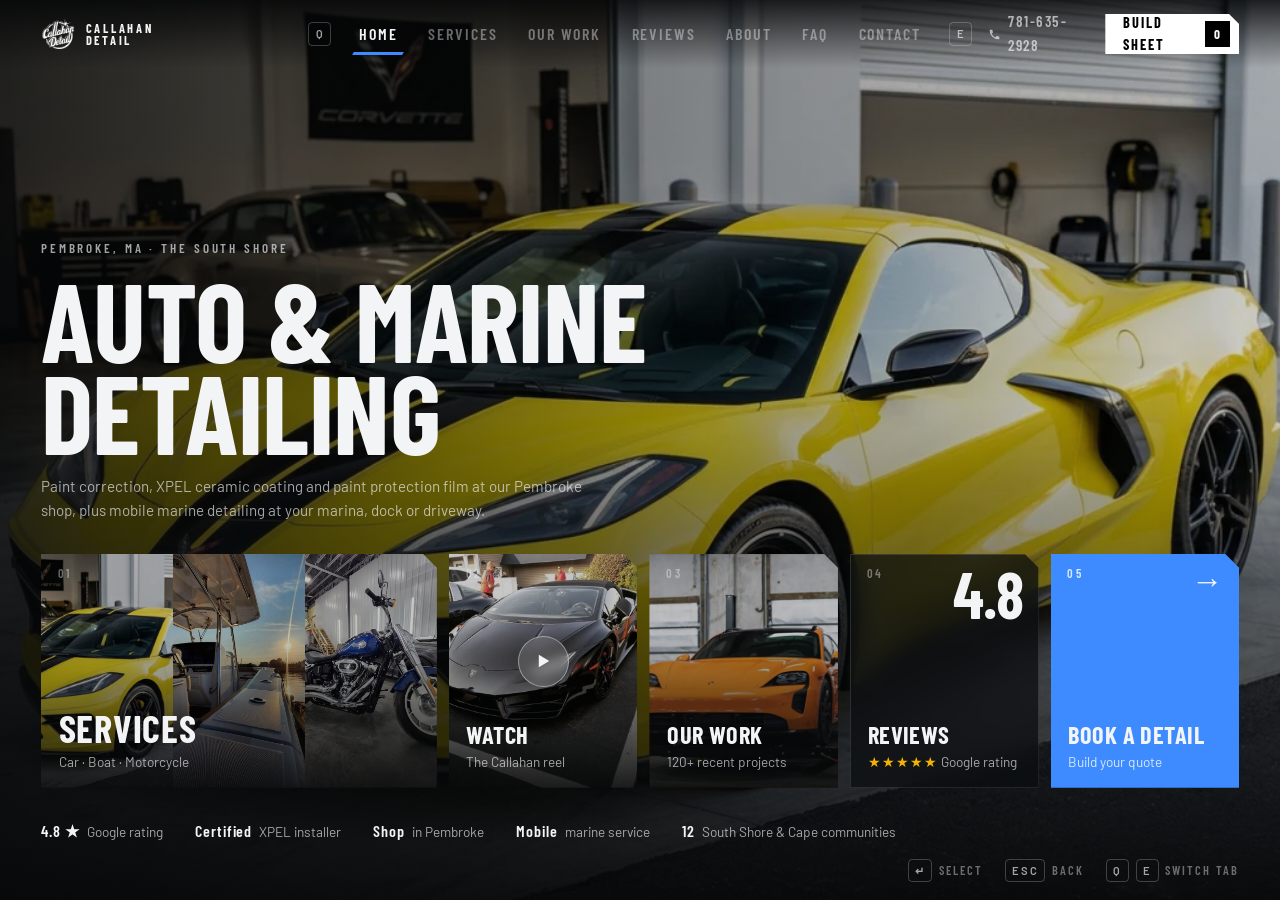
<file: v2/index.html>
<!doctype html>
<html lang="en">
<head>
  <meta charset="utf-8" />
  <meta name="viewport" content="width=device-width, initial-scale=1, viewport-fit=cover" />
  <title>Callahan Detail | Auto, Marine &amp; Motorcycle Detailing, Pembroke MA</title>
  <meta name="description" content="Auto detailing, paint correction, XPEL ceramic coating and paint protection film at our Pembroke shop, plus mobile marine detailing and boat shrink wrapping across the South Shore. Call 781-635-2928." />
  <!-- Test version of the new site: keep it out of search results. -->
  <meta name="robots" content="noindex, nofollow" />
  <meta name="theme-color" content="#050607" />
  <meta property="og:title" content="Callahan Detail | Premium Auto &amp; Marine Detailing, Pembroke MA" />
  <meta property="og:image" content="../assets/cd/yellow-corvette-detail-shop-pembroke.webp" />
  <link rel="icon" href="../assets/cd/logo.png" />
  <link rel="preconnect" href="https://fonts.googleapis.com" />
  <link rel="preconnect" href="https://fonts.gstatic.com" crossorigin />
  <link href="https://fonts.googleapis.com/css2?family=Barlow+Condensed:ital,wght@0,500;0,600;0,700;1,600&family=Barlow:wght@400;500;600&display=swap" rel="stylesheet" />
  <link rel="stylesheet" href="v2.css?v=20261112c" />
  <script type="application/ld+json">
  {
    "@context": "https://schema.org",
    "@type": "AutomotiveBusiness",
    "name": "Callahan Detail",
    "image": "../assets/cd/yellow-corvette-detail-shop-pembroke.webp",
    "telephone": "+1-781-635-2928",
    "email": "callahandetail@gmail.com",
    "address": { "@type": "PostalAddress", "streetAddress": "43 Mattakeesett St", "addressLocality": "Pembroke", "addressRegion": "MA", "postalCode": "02359", "addressCountry": "US" },
    "openingHoursSpecification": [{ "@type": "OpeningHoursSpecification", "dayOfWeek": ["Monday","Tuesday","Wednesday","Thursday","Friday"], "opens": "07:30", "closes": "18:00" }],
    "areaServed": ["Pembroke, MA","Marshfield, MA","Kingston, MA","Halifax, MA","Hanover, MA","Boston, MA","Quincy, MA","Cohasset, MA","Scituate, MA","Duxbury, MA","Plymouth, MA","Cape Cod, MA"],
    "sameAs": ["https://www.facebook.com/CallahanDetail/","https://www.instagram.com/callahan_detail/","https://maps.app.goo.gl/f5N8f3a1X69sGn969"]
  }
  </script>
  <script type="application/ld+json">{"@context":"https://schema.org","@type":"FAQPage","mainEntity":[{"@type":"Question","name":"Do I need to bring my vehicle to your shop, or do you come to me?","acceptedAnswer":{"@type":"Answer","text":"For auto detailing, motorcycle detailing, paint correction, ceramic coating and XPEL installations, vehicles come to our Pembroke shop at 43 Mattakeesett St so we can work in a controlled space with the right lighting and equipment. Marine detailing is the exception: we travel to your boat\u2019s location for hull cleaning, shrink wrapping and other marine services."}},{"@type":"Question","name":"How long does a full auto detail take?","acceptedAnswer":{"@type":"Answer","text":"Most details take a few hours depending on your vehicle\u2019s size and condition. The Ultimate Detail adds a buff wax, a light paint correction, so it takes a little longer. We\u2019ll give you a time estimate when you drop off your vehicle."}},{"@type":"Question","name":"What affects the price of my detail?","acceptedAnswer":{"@type":"Answer","text":"Pricing depends on the size of your vehicle, its current condition, and which package or add-ons you choose. Heavily soiled interiors, pet hair or oxidised paint may need extra time and products, which we always discuss with you before we start."}},{"@type":"Question","name":"How long does ceramic coating installation take?","acceptedAnswer":{"@type":"Answer","text":"A Tier 1 exterior-only coating typically takes a full day, while Tier 2 and Tier 3 packages with paint correction, interior coating and wheel removal can take two to three days."}},{"@type":"Question","name":"Can I combine ceramic coating with paint protection film?","acceptedAnswer":{"@type":"Answer","text":"Yes. Many customers pair XPEL paint protection film on high-impact areas with a ceramic coating over the rest of the vehicle for maximum protection and gloss. We\u2019ll walk you through which combination makes sense for how you drive."}},{"@type":"Question","name":"Will paint correction remove deep scratches?","acceptedAnswer":{"@type":"Answer","text":"Paint correction removes fine scratches, swirl marks and light imperfections in the clear coat. Deep scratches that go through the clear coat into the base colour may reduce but not fully disappear; in some cases touch-up paint or a repaint is the better solution."}},{"@type":"Question","name":"How soon can I roll down my windows after tinting?","acceptedAnswer":{"@type":"Answer","text":"Wait at least three to five days before rolling down freshly tinted windows so the adhesive can fully cure. Rolling them down too soon can cause the edges to lift."}},{"@type":"Question","name":"How is pricing determined for boat detailing?","acceptedAnswer":{"@type":"Answer","text":"Pricing is calculated per linear foot of the vessel and adjusted based on current condition. A boat with heavy oxidation or years without correction costs more than one on a regular maintenance schedule, since it needs additional compounding."}},{"@type":"Question","name":"When should I schedule boat shrink wrapping?","acceptedAnswer":{"@type":"Answer","text":"Most South Shore boaters book shrink wrapping in October and early November, before the first hard freeze. Boats under 30 feet are $25 per foot; boats over 30 feet or with a tower or flybridge are $30 per foot."}},{"@type":"Question","name":"How long does marine ceramic coating or PPF last?","acceptedAnswer":{"@type":"Answer","text":"Marine ceramic coating typically holds hydrophobic protection and gloss for one to two boating seasons depending on usage and storage. XPEL marine-grade paint protection film lasts significantly longer and can be replaced in sections if an area takes damage."}}]}</script>
</head>
<body class="hub">
  <a class="skip" href="#screens">Skip to content</a>

  <!-- Background reel. Add more edits in hub.js (REELS) and they play one after another. -->
  <div class="bg" aria-hidden="true">
    <video class="bg-video" muted playsinline preload="auto" poster="../assets/cd/yellow-corvette-detail-shop-pembroke.webp"></video>
    <div class="bg-shade"></div>
  </div>

  <header class="bar">
    <a class="brand" href="#home" aria-label="Callahan Detail home">
      <img src="../assets/cd/logo.png" alt="" width="168" height="150" />
      <span class="brand-name">Callahan<br />Detail</span>
    </a>
    <nav class="tabs" aria-label="Menu">
      <kbd class="tab-key" aria-hidden="true">Q</kbd>
      <div class="tab-row">
        <a class="tab" href="#home">Home</a>
        <a class="tab" href="#services">Services</a>
        <a class="tab" href="#work">Our Work</a>
        <a class="tab" href="#reviews">Reviews</a>
        <a class="tab" href="#about">About</a>
        <a class="tab" href="#faq">FAQ</a>
        <a class="tab" href="#contact">Contact</a>
        <span class="tab-ind" aria-hidden="true"></span>
      </div>
      <kbd class="tab-key" aria-hidden="true">E</kbd>
    </nav>
    <div class="bar-right">
      <a class="bar-phone" href="tel:+17816352928"><svg viewBox="0 0 24 24" width="15" height="15" aria-hidden="true"><path fill="currentColor" d="M6.6 10.8a15.1 15.1 0 0 0 6.6 6.6l2.2-2.2a1 1 0 0 1 1-.25 11.4 11.4 0 0 0 3.6.57 1 1 0 0 1 1 1V20a1 1 0 0 1-1 1A17 17 0 0 1 3 4a1 1 0 0 1 1-1h3.5a1 1 0 0 1 1 1c0 1.25.2 2.45.57 3.57a1 1 0 0 1-.25 1z"/></svg><span>781-635-2928</span></a>
      <button class="sheet-btn" type="button" data-sheet-open><span class="sheet-btn-label">Build sheet</span><span class="sheet-count" data-sheet-count>0</span></button>
    </div>
  </header>

  <main class="screens" id="screens">

    <!-- ===================== HOME ===================== -->
    <section class="screen screen-home" id="home" aria-label="Home">
      <div class="home-hero">
        <p class="kicker">Pembroke, MA · The South Shore</p>
        <h1 class="mega">Auto &amp; Marine<br />Detailing</h1>
        <p class="home-sub">Paint correction, XPEL ceramic coating and paint protection film at our Pembroke shop, plus mobile marine detailing at your marina, dock or driveway.</p>
      </div>

      <div class="home-tiles">
        <a class="tile tile-xl" href="#services" data-nav>
          <span class="tile-media tile-tri" aria-hidden="true">
            <img src="img/sel-car.jpg" alt="" /><img src="img/sel-boat.jpg" alt="" /><img src="img/sel-moto.jpg" alt="" />
          </span>
          <span class="tile-idx">01</span>
          <span class="tile-body"><span class="tile-title">Services</span><span class="tile-sub">Car · Boat · Motorcycle</span></span>
        </a>
        <button class="tile" type="button" data-nav data-theater>
          <span class="tile-media"><img src="img/tile-watch.jpg" alt="" loading="lazy" /></span>
          <span class="tile-play" aria-hidden="true"><svg viewBox="0 0 24 24" width="20" height="20"><path d="M7 4.5v15l12.5-7.5z" fill="currentColor"/></svg></span>
          <span class="tile-idx">02</span>
          <span class="tile-body"><span class="tile-title">Watch</span><span class="tile-sub">The Callahan reel</span></span>
        </button>
        <a class="tile" href="#work" data-nav>
          <span class="tile-media"><img src="img/tile-work.jpg" alt="" loading="lazy" /></span>
          <span class="tile-idx">03</span>
          <span class="tile-body"><span class="tile-title">Our Work</span><span class="tile-sub">120+ recent projects</span></span>
        </a>
        <a class="tile tile-score" href="#reviews" data-nav>
          <span class="tile-idx">04</span>
          <span class="score" aria-hidden="true">4.8</span>
          <span class="tile-body"><span class="tile-title">Reviews</span><span class="tile-sub"><span class="stars">★★★★★</span> Google rating</span></span>
        </a>
        <button class="tile tile-accent" type="button" data-nav data-sheet-open>
          <span class="tile-idx">05</span>
          <span class="tile-arrow" aria-hidden="true">→</span>
          <span class="tile-body"><span class="tile-title">Book a Detail</span><span class="tile-sub">Build your quote</span></span>
        </button>
      </div>

      <ul class="ticker" aria-label="At a glance">
        <li><strong>4.8 ★</strong> Google rating</li>
        <li><strong>Certified</strong> XPEL installer</li>
        <li><strong>Shop</strong> in Pembroke</li>
        <li><strong>Mobile</strong> marine service</li>
        <li><strong>12</strong> South Shore &amp; Cape communities</li>
      </ul>
    </section>

    <!-- ===================== SERVICES: pick a vehicle ===================== -->
    <section class="screen screen-services" id="services" aria-labelledby="services-title">
      <header class="screen-head">
        <p class="kicker"><span class="kicker-num">Services</span> Choose a vehicle</p>
        <h2 class="title" id="services-title">Select Your Ride</h2>
      </header>
      <div class="picks">
        <a class="pick" href="car.html" data-nav data-wipe="Car">
          <span class="pick-media"><img src="img/sel-car.jpg" alt="Yellow Corvette in the Callahan Detail shop" /></span>
          <span class="pick-idx">01</span>
          <span class="pick-body">
            <span class="pick-where">Automotive · Pembroke shop</span>
            <span class="pick-name">Car</span>
            <span class="pick-list">Paint · Wheels &amp; tires · Glass · Headlights · Interior · Packages</span>
            <span class="pick-meta"><span>Detailing</span><span>Paint correction</span><span>XPEL ceramic &amp; PPF</span><span>Tint</span></span>
            <span class="pick-go">Enter garage <span aria-hidden="true">→</span></span>
          </span>
        </a>
        <a class="pick" href="boat.html" data-nav data-wipe="Boat">
          <span class="pick-media"><img src="img/sel-boat.jpg" alt="Boat gunwale and side deck at sunset" /></span>
          <span class="pick-idx">02</span>
          <span class="pick-body">
            <span class="pick-where">Marine · Mobile, we come to you</span>
            <span class="pick-name">Boat</span>
            <span class="pick-list">Hull · Topside &amp; deck · Console &amp; interior · Metal &amp; T-top · Shrink wrap</span>
            <span class="pick-meta"><span>Priced per foot</span><span>XPEL Marine</span><span>Shrink wrap $25–$30/ft</span></span>
            <span class="pick-go">Enter garage <span aria-hidden="true">→</span></span>
          </span>
        </a>
        <a class="pick" href="motorcycle.html" data-nav data-wipe="Motorcycle">
          <span class="pick-media"><img src="img/sel-moto.jpg" alt="Blue Harley-Davidson cruiser in the Callahan Detail shop" /></span>
          <span class="pick-idx">03</span>
          <span class="pick-body">
            <span class="pick-where">Motorcycle · Pembroke shop</span>
            <span class="pick-name">Motorcycle</span>
            <span class="pick-list">Paint &amp; tank · Chrome &amp; exhaust · Engine · Seat · Wheels</span>
            <span class="pick-meta"><span>2 to 4 hours</span><span>Cruiser, sport, touring</span><span>XPEL Fusion ceramic</span></span>
            <span class="pick-go">Enter garage <span aria-hidden="true">→</span></span>
          </span>
        </a>
      </div>
    </section>

    <!-- ===================== OUR WORK ===================== -->
    <section class="screen screen-work" id="work" aria-labelledby="work-title">
      <div class="scroll">
        <header class="screen-head screen-head-row">
          <div>
            <p class="kicker"><span class="kicker-num">Our work</span> Recent projects</p>
            <h2 class="title" id="work-title">The Gallery</h2>
          </div>
          <div class="head-actions">
            <div class="chips" role="group" aria-label="Filter projects">
              <button class="chip is-on" type="button" data-filter="all">All</button>
              <button class="chip" type="button" data-filter="auto">Automotive</button>
              <button class="chip" type="button" data-filter="moto">Motorcycle</button>
              <button class="chip" type="button" data-filter="marine">Marine</button>
            </div>
            <a class="btn btn-line" href="https://www.instagram.com/callahan_detail/" target="_blank" rel="noopener">@callahan_detail</a>
          </div>
        </header>
        <div class="gallery">
          <button class="g" type="button" data-cat="auto" data-full="../assets/cd/2023-Tesla-Model-Y-Grey-Black-HTX-XRP-WC-19-png.jpg"><img src="../assets/cd/thumb/2023-Tesla-Model-Y-Grey-Black-HTX-XRP-WC-19-png.jpg" alt="2023 tesla model y grey black htx xrp wc 19" loading="lazy" /></button>
          <button class="g" type="button" data-cat="marine" data-full="../assets/cd/blue-boat-bow-anchor-detail-dry-dock-pembroke.jpg"><img src="../assets/cd/thumb/blue-boat-bow-anchor-detail-dry-dock-pembroke.jpg" alt="Blue boat bow anchor dry dock" loading="lazy" /></button>
          <button class="g" type="button" data-cat="auto" data-full="../assets/cd/20240813_114018-scaled-1.jpg"><img src="../assets/cd/thumb/20240813_114018-scaled-1.jpg" alt="Recent detailing project" loading="lazy" /></button>
          <button class="g" type="button" data-cat="moto" data-full="../assets/cd/black-harley-cruiser-chrome-left-side-pembroke.jpg"><img src="../assets/cd/thumb/black-harley-cruiser-chrome-left-side-pembroke.jpg" alt="Black harley cruiser chrome left side" loading="lazy" /></button>
          <button class="g" type="button" data-cat="auto" data-full="../assets/cd/20240813_114043-scaled-1.jpg"><img src="../assets/cd/thumb/20240813_114043-scaled-1.jpg" alt="Recent detailing project" loading="lazy" /></button>
          <button class="g" type="button" data-cat="marine" data-full="../assets/cd/blue-boat-hull-lettering-pembroke-marina-detail.webp"><img src="../assets/cd/thumb/blue-boat-hull-lettering-pembroke-marina-detail.jpg" alt="Blue boat hull lettering marina" loading="lazy" /></button>
          <button class="g" type="button" data-cat="auto" data-full="../assets/cd/20240813_114115-scaled-1.jpg"><img src="../assets/cd/thumb/20240813_114115-scaled-1.jpg" alt="Recent detailing project" loading="lazy" /></button>
          <button class="g" type="button" data-cat="moto" data-full="../assets/cd/black-harley-cruiser-white-wall-autumn-pembroke.jpg"><img src="../assets/cd/thumb/black-harley-cruiser-white-wall-autumn-pembroke.jpg" alt="Black harley cruiser white wall autumn" loading="lazy" /></button>
          <button class="g" type="button" data-cat="auto" data-full="../assets/cd/20240813_114228-scaled-1.jpg"><img src="../assets/cd/thumb/20240813_114228-scaled-1.jpg" alt="Recent detailing project" loading="lazy" /></button>
          <button class="g" type="button" data-cat="marine" data-full="../assets/cd/boat-aft-deck-cabin-entry-stairs-pembroke.jpg"><img src="../assets/cd/thumb/boat-aft-deck-cabin-entry-stairs-pembroke.jpg" alt="Boat aft deck cabin entry stairs" loading="lazy" /></button>
          <button class="g" type="button" data-cat="auto" data-full="../assets/cd/20240923_144121-scaled-1.jpg"><img src="../assets/cd/thumb/20240923_144121-scaled-1.jpg" alt="Recent detailing project" loading="lazy" /></button>
          <button class="g" type="button" data-cat="moto" data-full="../assets/cd/black-harley-dyna-side-view-pembroke.jpg"><img src="../assets/cd/thumb/black-harley-dyna-side-view-pembroke.jpg" alt="Black harley dyna side view" loading="lazy" /></button>
          <button class="g" type="button" data-cat="auto" data-full="../assets/cd/20240923_144453-scaled-1.jpg"><img src="../assets/cd/thumb/20240923_144453-scaled-1.jpg" alt="Recent detailing project" loading="lazy" /></button>
          <button class="g" type="button" data-cat="marine" data-full="../assets/cd/boat-bow-hull-teal-stripe-detail-pembroke.webp"><img src="../assets/cd/thumb/boat-bow-hull-teal-stripe-detail-pembroke.jpg" alt="Boat bow hull teal stripe" loading="lazy" /></button>
          <button class="g" type="button" data-cat="auto" data-full="../assets/cd/20241004_123709-scaled-1.jpg"><img src="../assets/cd/thumb/20241004_123709-scaled-1.jpg" alt="Recent detailing project" loading="lazy" /></button>
          <button class="g" type="button" data-cat="moto" data-full="../assets/cd/black-harley-motorcycle-front-three-quarter-pembroke.jpg"><img src="../assets/cd/thumb/black-harley-motorcycle-front-three-quarter-pembroke.jpg" alt="Black harley motorcycle front three quarter" loading="lazy" /></button>
          <button class="g" type="button" data-cat="auto" data-full="../assets/cd/20241004_124018-scaled-1.jpg"><img src="../assets/cd/thumb/20241004_124018-scaled-1.jpg" alt="Recent detailing project" loading="lazy" /></button>
          <button class="g" type="button" data-cat="marine" data-full="../assets/cd/boat-cabin-cruiser-aft-deck-pembroke.jpg"><img src="../assets/cd/thumb/boat-cabin-cruiser-aft-deck-pembroke.jpg" alt="Boat cabin cruiser aft deck" loading="lazy" /></button>
          <button class="g" type="button" data-cat="auto" data-full="../assets/cd/20241004_142053-scaled-1.jpg"><img src="../assets/cd/thumb/20241004_142053-scaled-1.jpg" alt="Recent detailing project" loading="lazy" /></button>
          <button class="g" type="button" data-cat="moto" data-full="../assets/cd/blue-harley-davidson-cruiser-full-side-pembroke-garage.jpg"><img src="../assets/cd/thumb/blue-harley-davidson-cruiser-full-side-pembroke-garage.jpg" alt="Blue harley davidson cruiser full side garage" loading="lazy" /></button>
          <button class="g" type="button" data-cat="auto" data-full="../assets/cd/20241004_142110-scaled-1.jpg"><img src="../assets/cd/thumb/20241004_142110-scaled-1.jpg" alt="Recent detailing project" loading="lazy" /></button>
          <button class="g" type="button" data-cat="marine" data-full="../assets/cd/boat-cabin-door-window-mooring-pembroke-detail.webp"><img src="../assets/cd/thumb/boat-cabin-door-window-mooring-pembroke-detail.jpg" alt="Boat cabin door window mooring" loading="lazy" /></button>
          <button class="g" type="button" data-cat="auto" data-full="../assets/cd/20241004_142307-1-scaled-1.jpg"><img src="../assets/cd/thumb/20241004_142307-1-scaled-1.jpg" alt="Recent detailing project" loading="lazy" /></button>
          <button class="g" type="button" data-cat="moto" data-full="../assets/cd/blue-harley-davidson-engine-chrome-detail-pembroke-garage.jpg"><img src="../assets/cd/thumb/blue-harley-davidson-engine-chrome-detail-pembroke-garage.jpg" alt="Blue harley davidson engine chrome garage" loading="lazy" /></button>
          <button class="g" type="button" data-cat="auto" data-full="../assets/cd/619215824_18548422423017957_2155484013485721081_n.jpg"><img src="../assets/cd/thumb/619215824_18548422423017957_2155484013485721081_n.jpg" alt="619215824_18548422423017957_2155484013485721081_n" loading="lazy" /></button>
          <button class="g" type="button" data-cat="marine" data-full="../assets/cd/boat-cabin-entry-hardtop-center-console-pembroke.jpg"><img src="../assets/cd/thumb/boat-cabin-entry-hardtop-center-console-pembroke.jpg" alt="Boat cabin entry hardtop center console" loading="lazy" /></button>
          <button class="g" type="button" data-cat="auto" data-full="../assets/cd/audi-rs7-covered-soap-wash-driveway-pembroke.jpg"><img src="../assets/cd/thumb/audi-rs7-covered-soap-wash-driveway-pembroke.jpg" alt="Audi rs7 covered soap wash driveway" loading="lazy" /></button>
          <button class="g" type="button" data-cat="moto" data-full="../assets/cd/blue-harley-davidson-fuel-tank-badge-pembroke-garage.jpg"><img src="../assets/cd/thumb/blue-harley-davidson-fuel-tank-badge-pembroke-garage.jpg" alt="Blue harley davidson fuel tank badge garage" loading="lazy" /></button>
          <button class="g" type="button" data-cat="auto" data-full="../assets/cd/black-ford-super-duty-truck-driveway-pembroke.jpg"><img src="../assets/cd/thumb/black-ford-super-duty-truck-driveway-pembroke.jpg" alt="Black ford super duty truck driveway" loading="lazy" /></button>
          <button class="g" type="button" data-cat="marine" data-full="../assets/cd/boat-cabin-exterior-wood-trim-pembroke-waterfront.jpg"><img src="../assets/cd/thumb/boat-cabin-exterior-wood-trim-pembroke-waterfront.jpg" alt="Boat cabin exterior wood trim waterfront" loading="lazy" /></button>
          <button class="g" type="button" data-cat="auto" data-full="../assets/cd/black-ford-super-duty-truck-rear-three-quarter-pembroke.jpg"><img src="../assets/cd/thumb/black-ford-super-duty-truck-rear-three-quarter-pembroke.jpg" alt="Black ford super duty truck rear three quarter" loading="lazy" /></button>
          <button class="g" type="button" data-cat="moto" data-full="../assets/cd/blue-harley-davidson-rear-wheel-brake-pembroke.jpg"><img src="../assets/cd/thumb/blue-harley-davidson-rear-wheel-brake-pembroke.jpg" alt="Blue harley davidson rear wheel brake" loading="lazy" /></button>
          <button class="g" type="button" data-cat="auto" data-full="../assets/cd/black-mercedes-sedan-detailed-pembroke-driveway.webp"><img src="../assets/cd/thumb/black-mercedes-sedan-detailed-pembroke-driveway.jpg" alt="Black mercedes sedan detailed driveway" loading="lazy" /></button>
          <button class="g" type="button" data-cat="marine" data-full="../assets/cd/boat-cabin-hatch-windshield-pembroke-marina-view.webp"><img src="../assets/cd/thumb/boat-cabin-hatch-windshield-pembroke-marina-view.jpg" alt="Boat cabin hatch windshield marina view" loading="lazy" /></button>
          <button class="g" type="button" data-cat="auto" data-full="../assets/cd/black-pickup-truck-wheel-tire-detail-pembroke.jpg"><img src="../assets/cd/thumb/black-pickup-truck-wheel-tire-detail-pembroke.jpg" alt="Black pickup truck wheel tire" loading="lazy" /></button>
          <button class="g" type="button" data-cat="moto" data-full="../assets/cd/blue-harley-davidson-tank-chrome-handlebar-pembroke.jpg"><img src="../assets/cd/thumb/blue-harley-davidson-tank-chrome-handlebar-pembroke.jpg" alt="Blue harley davidson tank chrome handlebar" loading="lazy" /></button>
          <button class="g" type="button" data-cat="auto" data-full="../assets/cd/black-porsche-911-garage-driveway-pembroke.jpg"><img src="../assets/cd/thumb/black-porsche-911-garage-driveway-pembroke.jpg" alt="Black porsche 911 garage driveway" loading="lazy" /></button>
          <button class="g" type="button" data-cat="marine" data-full="../assets/cd/boat-cabin-helm-steering-wheel-pembroke-marina.jpg"><img src="../assets/cd/thumb/boat-cabin-helm-steering-wheel-pembroke-marina.jpg" alt="Boat cabin helm steering wheel marina" loading="lazy" /></button>
          <button class="g" type="button" data-cat="auto" data-full="../assets/cd/black-ram-pickup-front-angle-headlight-pembroke.jpg"><img src="../assets/cd/thumb/black-ram-pickup-front-angle-headlight-pembroke.jpg" alt="Black ram pickup front angle headlight" loading="lazy" /></button>
          <button class="g" type="button" data-cat="moto" data-full="../assets/cd/blue-harley-davidson-tank-engine-detail-pembroke.jpg"><img src="../assets/cd/thumb/blue-harley-davidson-tank-engine-detail-pembroke.jpg" alt="Blue harley davidson tank engine" loading="lazy" /></button>
          <button class="g" type="button" data-cat="auto" data-full="../assets/cd/black-ram-truck-headlights-detail-pembroke.webp"><img src="../assets/cd/thumb/black-ram-truck-headlights-detail-pembroke.jpg" alt="Black ram truck headlights" loading="lazy" /></button>
          <button class="g" type="button" data-cat="marine" data-full="../assets/cd/boat-cabin-roof-polished-marina-pembroke.webp"><img src="../assets/cd/thumb/boat-cabin-roof-polished-marina-pembroke.jpg" alt="Boat cabin roof polished marina" loading="lazy" /></button>
          <button class="g" type="button" data-cat="auto" data-full="../assets/cd/black-sports-car-open-door-driveway-pembroke.jpg"><img src="../assets/cd/thumb/black-sports-car-open-door-driveway-pembroke.jpg" alt="Black sports car open door driveway" loading="lazy" /></button>
          <button class="g" type="button" data-cat="moto" data-full="../assets/cd/custom-skull-helmet-airbrushed-pembroke-detail.jpg"><img src="../assets/cd/thumb/custom-skull-helmet-airbrushed-pembroke-detail.jpg" alt="Custom skull helmet airbrushed" loading="lazy" /></button>
          <button class="g" type="button" data-cat="auto" data-full="../assets/cd/blue-ford-explorer-open-doors-garage-pembroke.jpg"><img src="../assets/cd/thumb/blue-ford-explorer-open-doors-garage-pembroke.jpg" alt="Blue ford explorer open doors garage" loading="lazy" /></button>
          <button class="g" type="button" data-cat="marine" data-full="../assets/cd/boat-cockpit-cabin-door-open-pembroke-marina.jpg"><img src="../assets/cd/thumb/boat-cockpit-cabin-door-open-pembroke-marina.jpg" alt="Boat cockpit cabin door open marina" loading="lazy" /></button>
          <button class="g" type="button" data-cat="auto" data-full="../assets/cd/blue-ford-explorer-suv-side-profile-pembroke.jpg"><img src="../assets/cd/thumb/blue-ford-explorer-suv-side-profile-pembroke.jpg" alt="Blue ford explorer suv side profile" loading="lazy" /></button>
          <button class="g" type="button" data-cat="moto" data-full="../assets/cd/motorcycle-engine-chrome-detail-pembroke.webp"><img src="../assets/cd/thumb/motorcycle-engine-chrome-detail-pembroke.jpg" alt="Motorcycle engine chrome" loading="lazy" /></button>
          <button class="g" type="button" data-cat="auto" data-full="../assets/cd/blue-suv-hood-headlight-detail-pembroke-garage.jpg"><img src="../assets/cd/thumb/blue-suv-hood-headlight-detail-pembroke-garage.jpg" alt="Blue suv hood headlight garage" loading="lazy" /></button>
          <button class="g" type="button" data-cat="marine" data-full="../assets/cd/boat-cockpit-helm-wheel-garmin-pembroke-dry-dock.jpg"><img src="../assets/cd/thumb/boat-cockpit-helm-wheel-garmin-pembroke-dry-dock.jpg" alt="Boat cockpit helm wheel garmin dry dock" loading="lazy" /></button>
          <button class="g" type="button" data-cat="auto" data-full="../assets/cd/car-door-open-detailing-bay-pembroke.webp"><img src="../assets/cd/thumb/car-door-open-detailing-bay-pembroke.jpg" alt="Car door open bay" loading="lazy" /></button>
          <button class="g" type="button" data-cat="moto" data-full="../assets/cd/motorcycle-foot-pegs-brake-lever-pembroke.jpg"><img src="../assets/cd/thumb/motorcycle-foot-pegs-brake-lever-pembroke.jpg" alt="Motorcycle foot pegs brake lever" loading="lazy" /></button>
          <button class="g" type="button" data-cat="auto" data-full="../assets/cd/car-hood-paint-protection-film-pembroke-detail.webp"><img src="../assets/cd/thumb/car-hood-paint-protection-film-pembroke-detail.jpg" alt="Car hood paint protection film" loading="lazy" /></button>
          <button class="g" type="button" data-cat="marine" data-full="../assets/cd/boat-cockpit-seating-windshield-open-pembroke-marina.jpg"><img src="../assets/cd/thumb/boat-cockpit-seating-windshield-open-pembroke-marina.jpg" alt="Boat cockpit seating windshield open marina" loading="lazy" /></button>
          <button class="g" type="button" data-cat="auto" data-full="../assets/cd/close-up-polishing-black-car-pembroke.webp"><img src="../assets/cd/thumb/close-up-polishing-black-car-pembroke.jpg" alt="Close up polishing black car" loading="lazy" /></button>
          <button class="g" type="button" data-cat="moto" data-full="../assets/cd/red-bmw-sportbike-exhaust-system-pembroke-garage.jpg"><img src="../assets/cd/thumb/red-bmw-sportbike-exhaust-system-pembroke-garage.jpg" alt="Red bmw sportbike exhaust system garage" loading="lazy" /></button>
          <button class="g" type="button" data-cat="auto" data-full="../assets/cd/detailing-products-boost-fusion-pembroke.webp"><img src="../assets/cd/thumb/detailing-products-boost-fusion-pembroke.jpg" alt="Products boost fusion" loading="lazy" /></button>
          <button class="g" type="button" data-cat="marine" data-full="../assets/cd/boat-console-simrad-electronics-pembroke.webp"><img src="../assets/cd/thumb/boat-console-simrad-electronics-pembroke.jpg" alt="Boat console simrad electronics" loading="lazy" /></button>
          <button class="g" type="button" data-cat="auto" data-full="../assets/cd/dodge-charger-hood-headlight-garage-pembroke.jpg"><img src="../assets/cd/thumb/dodge-charger-hood-headlight-garage-pembroke.jpg" alt="Dodge charger hood headlight garage" loading="lazy" /></button>
          <button class="g" type="button" data-cat="moto" data-full="../assets/cd/red-cruiser-motorcycle-polished-chrome-pembroke.jpg"><img src="../assets/cd/thumb/red-cruiser-motorcycle-polished-chrome-pembroke.jpg" alt="Red cruiser motorcycle polished chrome" loading="lazy" /></button>
          <button class="g" type="button" data-cat="auto" data-full="../assets/cd/dodge-durango-srt-side-profile-autumn-pembroke.jpg"><img src="../assets/cd/thumb/dodge-durango-srt-side-profile-autumn-pembroke.jpg" alt="Dodge durango srt side profile autumn" loading="lazy" /></button>
          <button class="g" type="button" data-cat="marine" data-full="../assets/cd/boat-cooler-storage-box-marina-detail-pembroke.jpg"><img src="../assets/cd/thumb/boat-cooler-storage-box-marina-detail-pembroke.jpg" alt="Boat cooler storage box marina" loading="lazy" /></button>
          <button class="g" type="button" data-cat="auto" data-full="../assets/cd/ford-explorer-rear-taillight-detail-pembroke.jpg"><img src="../assets/cd/thumb/ford-explorer-rear-taillight-detail-pembroke.jpg" alt="Ford explorer rear taillight" loading="lazy" /></button>
          <button class="g" type="button" data-cat="moto" data-full="../assets/cd/red-sportbike-rear-quarter-exhaust-pembroke.jpg"><img src="../assets/cd/thumb/red-sportbike-rear-quarter-exhaust-pembroke.jpg" alt="Red sportbike rear quarter exhaust" loading="lazy" /></button>
          <button class="g" type="button" data-cat="auto" data-full="../assets/cd/gray-compact-suv-rear-quarter-panel-pembroke-garage.jpg"><img src="../assets/cd/thumb/gray-compact-suv-rear-quarter-panel-pembroke-garage.jpg" alt="Gray compact suv rear quarter panel garage" loading="lazy" /></button>
          <button class="g" type="button" data-cat="marine" data-full="../assets/cd/boat-deck-mooring-line-pembroke-waterfront.webp"><img src="../assets/cd/thumb/boat-deck-mooring-line-pembroke-waterfront.jpg" alt="Boat deck mooring line waterfront" loading="lazy" /></button>
          <button class="g" type="button" data-cat="auto" data-full="../assets/cd/gray-compact-suv-rear-quarter-panel-pembroke-garage-1.jpg"><img src="../assets/cd/thumb/gray-compact-suv-rear-quarter-panel-pembroke-garage-1.jpg" alt="Gray compact suv rear quarter panel garage" loading="lazy" /></button>
          <button class="g" type="button" data-cat="moto" data-full="../assets/cd/white-sport-motorcycle-front-wheel-brake-pembroke.jpg"><img src="../assets/cd/thumb/white-sport-motorcycle-front-wheel-brake-pembroke.jpg" alt="White sport motorcycle front wheel brake" loading="lazy" /></button>
          <button class="g" type="button" data-cat="auto" data-full="../assets/cd/gray-mercedes-gle-front-side-driveway-pembroke.jpg"><img src="../assets/cd/thumb/gray-mercedes-gle-front-side-driveway-pembroke.jpg" alt="Gray mercedes gle front side driveway" loading="lazy" /></button>
          <button class="g" type="button" data-cat="marine" data-full="../assets/cd/boat-deck-yamaha-outboard-pembroke-marina.jpg"><img src="../assets/cd/thumb/boat-deck-yamaha-outboard-pembroke-marina.jpg" alt="Boat deck yamaha outboard marina" loading="lazy" /></button>
          <button class="g" type="button" data-cat="auto" data-full="../assets/cd/gray-mercedes-gle-rear-three-quarter-pembroke.jpg"><img src="../assets/cd/thumb/gray-mercedes-gle-rear-three-quarter-pembroke.jpg" alt="Gray mercedes gle rear three quarter" loading="lazy" /></button>
          <button class="g" type="button" data-cat="auto" data-full="../assets/cd/gray-sedan-custom-wheel-red-caliper-pembroke.jpg"><img src="../assets/cd/thumb/gray-sedan-custom-wheel-red-caliper-pembroke.jpg" alt="Gray sedan custom wheel red caliper" loading="lazy" /></button>
          <button class="g" type="button" data-cat="marine" data-full="../assets/cd/boat-detail-hingham-marina-pembroke.webp"><img src="../assets/cd/thumb/boat-detail-hingham-marina-pembroke.jpg" alt="Boat hingham marina" loading="lazy" /></button>
          <button class="g" type="button" data-cat="auto" data-full="../assets/cd/green-semi-truck-polished-wheels-pembroke.webp"><img src="../assets/cd/thumb/green-semi-truck-polished-wheels-pembroke.jpg" alt="Green semi truck polished wheels" loading="lazy" /></button>
          <button class="g" type="button" data-cat="auto" data-full="../assets/cd/lamborghini-roadster-open-door-detail-pembroke.jpg"><img src="../assets/cd/thumb/lamborghini-roadster-open-door-detail-pembroke.jpg" alt="Lamborghini roadster open door" loading="lazy" /></button>
          <button class="g" type="button" data-cat="marine" data-full="../assets/cd/boat-detailing-workspace-floor-mats-pembroke-garage.jpg"><img src="../assets/cd/thumb/boat-detailing-workspace-floor-mats-pembroke-garage.jpg" alt="Boat workspace floor mats garage" loading="lazy" /></button>
          <button class="g" type="button" data-cat="auto" data-full="../assets/cd/luxury-rv-interior-lounge-seating-pembroke-area.jpg"><img src="../assets/cd/thumb/luxury-rv-interior-lounge-seating-pembroke-area.jpg" alt="Luxury rv interior lounge seating area" loading="lazy" /></button>
          <button class="g" type="button" data-cat="auto" data-full="../assets/cd/maserati-quattroporte-driveway-detail-pembroke.webp"><img src="../assets/cd/thumb/maserati-quattroporte-driveway-detail-pembroke.jpg" alt="Maserati quattroporte driveway" loading="lazy" /></button>
          <button class="g" type="button" data-cat="marine" data-full="../assets/cd/boat-forward-deck-covered-tender-pembroke-waterfront.jpg"><img src="../assets/cd/thumb/boat-forward-deck-covered-tender-pembroke-waterfront.jpg" alt="Boat forward deck covered tender waterfront" loading="lazy" /></button>
          <button class="g" type="button" data-cat="auto" data-full="../assets/cd/maserati-quattroporte-driveway-detail-pembroke-1.webp"><img src="../assets/cd/thumb/maserati-quattroporte-driveway-detail-pembroke-1.jpg" alt="Maserati quattroporte driveway" loading="lazy" /></button>
          <button class="g" type="button" data-cat="auto" data-full="../assets/cd/mercedes-amg-interior-dashboard-blue-ambient-pembroke.jpg"><img src="../assets/cd/thumb/mercedes-amg-interior-dashboard-blue-ambient-pembroke.jpg" alt="Mercedes amg interior dashboard blue ambient" loading="lazy" /></button>
          <button class="g" type="button" data-cat="marine" data-full="../assets/cd/boat-galley-counter-display-screen-pembroke.webp"><img src="../assets/cd/thumb/boat-galley-counter-display-screen-pembroke.jpg" alt="Boat galley counter display screen" loading="lazy" /></button>
          <button class="g" type="button" data-cat="auto" data-full="../assets/cd/mercedes-steering-wheel-dashboard-display-pembroke.webp"><img src="../assets/cd/thumb/mercedes-steering-wheel-dashboard-display-pembroke.jpg" alt="Mercedes steering wheel dashboard display" loading="lazy" /></button>
          <button class="g" type="button" data-cat="auto" data-full="../assets/cd/mercedes-wheel-tire-detail-pembroke-detailing.webp"><img src="../assets/cd/thumb/mercedes-wheel-tire-detail-pembroke-detailing.jpg" alt="Mercedes wheel tire" loading="lazy" /></button>
          <button class="g" type="button" data-cat="marine" data-full="../assets/cd/boat-gunwale-side-deck-sunset-pembroke-waterfront.jpg"><img src="../assets/cd/thumb/boat-gunwale-side-deck-sunset-pembroke-waterfront.jpg" alt="Boat gunwale side deck sunset waterfront" loading="lazy" /></button>
          <button class="g" type="button" data-cat="auto" data-full="../assets/cd/orange-porsche-lifted-detail-bay-pembroke.webp"><img src="../assets/cd/thumb/orange-porsche-lifted-detail-bay-pembroke.jpg" alt="Orange porsche lifted bay" loading="lazy" /></button>
          <button class="g" type="button" data-cat="auto" data-full="../assets/cd/orbital-polisher-paint-correction-pembroke-detailing.webp"><img src="../assets/cd/thumb/orbital-polisher-paint-correction-pembroke-detailing.jpg" alt="Orbital polisher paint correction" loading="lazy" /></button>
          <button class="g" type="button" data-cat="marine" data-full="../assets/cd/boat-gunwale-storage-compartments-pembroke-yard.jpg"><img src="../assets/cd/thumb/boat-gunwale-storage-compartments-pembroke-yard.jpg" alt="Boat gunwale storage compartments yard" loading="lazy" /></button>
          <button class="g" type="button" data-cat="auto" data-full="../assets/cd/paint-protection-film-blue-car-pembroke.webp"><img src="../assets/cd/thumb/paint-protection-film-blue-car-pembroke.jpg" alt="Paint protection film blue car" loading="lazy" /></button>
          <button class="g" type="button" data-cat="auto" data-full="../assets/cd/paint-protection-film-blue-car-pembroke-1.webp"><img src="../assets/cd/thumb/paint-protection-film-blue-car-pembroke-1.jpg" alt="Paint protection film blue car" loading="lazy" /></button>
          <button class="g" type="button" data-cat="marine" data-full="../assets/cd/boat-helm-evinrude-display-pembroke-cabin.jpg"><img src="../assets/cd/thumb/boat-helm-evinrude-display-pembroke-cabin.jpg" alt="Boat helm evinrude display cabin" loading="lazy" /></button>
          <button class="g" type="button" data-cat="auto" data-full="../assets/cd/porsche-badge-chrome-emblem-rear-pembroke.webp"><img src="../assets/cd/thumb/porsche-badge-chrome-emblem-rear-pembroke.jpg" alt="Porsche badge chrome emblem rear" loading="lazy" /></button>
          <button class="g" type="button" data-cat="auto" data-full="../assets/cd/porsche-hood-headlight-reflection-pembroke-detail.jpg"><img src="../assets/cd/thumb/porsche-hood-headlight-reflection-pembroke-detail.jpg" alt="Porsche hood headlight reflection" loading="lazy" /></button>
          <button class="g" type="button" data-cat="marine" data-full="../assets/cd/boat-helm-interior-wood-wheel-pembroke-marina.jpg"><img src="../assets/cd/thumb/boat-helm-interior-wood-wheel-pembroke-marina.jpg" alt="Boat helm interior wood wheel marina" loading="lazy" /></button>
          <button class="g" type="button" data-cat="auto" data-full="../assets/cd/porsche-interior-steering-wheel-dashboard-pembroke.jpg"><img src="../assets/cd/thumb/porsche-interior-steering-wheel-dashboard-pembroke.jpg" alt="Porsche interior steering wheel dashboard" loading="lazy" /></button>
          <button class="g" type="button" data-cat="auto" data-full="../assets/cd/red-car-door-detail-pembroke.jpg"><img src="../assets/cd/thumb/red-car-door-detail-pembroke.jpg" alt="Red car door" loading="lazy" /></button>
          <button class="g" type="button" data-cat="marine" data-full="../assets/cd/boat-radar-dome-pembroke-marina-detail.jpg"><img src="../assets/cd/thumb/boat-radar-dome-pembroke-marina-detail.jpg" alt="Boat radar dome marina" loading="lazy" /></button>
          <button class="g" type="button" data-cat="auto" data-full="../assets/cd/silver-audi-rs7-front-quarter-panel-pembroke.jpg"><img src="../assets/cd/thumb/silver-audi-rs7-front-quarter-panel-pembroke.jpg" alt="Silver audi rs7 front quarter panel" loading="lazy" /></button>
          <button class="g" type="button" data-cat="auto" data-full="../assets/cd/white-camaro-driveway-pembroke-detail.webp"><img src="../assets/cd/thumb/white-camaro-driveway-pembroke-detail.jpg" alt="White camaro driveway" loading="lazy" /></button>
          <button class="g" type="button" data-cat="marine" data-full="../assets/cd/boat-shrink-wrap-storage-yard-pembroke.jpg"><img src="../assets/cd/thumb/boat-shrink-wrap-storage-yard-pembroke.jpg" alt="Boat shrink wrap storage yard" loading="lazy" /></button>
          <button class="g" type="button" data-cat="auto" data-full="../assets/cd/white-camaro-zl1-front-end-driveway-pembroke.jpg"><img src="../assets/cd/thumb/white-camaro-zl1-front-end-driveway-pembroke.jpg" alt="White camaro zl1 front end driveway" loading="lazy" /></button>
          <button class="g" type="button" data-cat="auto" data-full="../assets/cd/white-camaro-zl1-front-garage-pembroke-detailing.jpg"><img src="../assets/cd/thumb/white-camaro-zl1-front-garage-pembroke-detailing.jpg" alt="White camaro zl1 front garage" loading="lazy" /></button>
          <button class="g" type="button" data-cat="marine" data-full="../assets/cd/boat-sun-deck-lounge-seating-pembroke-waterfront.webp"><img src="../assets/cd/thumb/boat-sun-deck-lounge-seating-pembroke-waterfront.jpg" alt="Boat sun deck lounge seating waterfront" loading="lazy" /></button>
          <button class="g" type="button" data-cat="auto" data-full="../assets/cd/white-camaro-zl2-convertible-side-profile-pembroke-driveway.jpg"><img src="../assets/cd/thumb/white-camaro-zl2-convertible-side-profile-pembroke-driveway.jpg" alt="White camaro zl2 convertible side profile driveway" loading="lazy" /></button>
          <button class="g" type="button" data-cat="auto" data-full="../assets/cd/white-chevrolet-camaro-front-bumper-pembroke.webp"><img src="../assets/cd/thumb/white-chevrolet-camaro-front-bumper-pembroke.jpg" alt="White chevrolet camaro front bumper" loading="lazy" /></button>
          <button class="g" type="button" data-cat="marine" data-full="../assets/cd/boat-t-top-canopy-seating-pembroke-waterfront.jpg"><img src="../assets/cd/thumb/boat-t-top-canopy-seating-pembroke-waterfront.jpg" alt="Boat t top canopy seating waterfront" loading="lazy" /></button>
          <button class="g" type="button" data-cat="auto" data-full="../assets/cd/white-chevrolet-zl1-convertible-rear-angle-pembroke.jpg"><img src="../assets/cd/thumb/white-chevrolet-zl1-convertible-rear-angle-pembroke.jpg" alt="White chevrolet zl1 convertible rear angle" loading="lazy" /></button>
          <button class="g" type="button" data-cat="auto" data-full="../assets/cd/white-suv-front-bumper-protection-pembroke-detail.webp"><img src="../assets/cd/thumb/white-suv-front-bumper-protection-pembroke-detail.jpg" alt="White suv front bumper protection" loading="lazy" /></button>
          <button class="g" type="button" data-cat="marine" data-full="../assets/cd/boats-docked-pembroke-marina-detail.jpg"><img src="../assets/cd/thumb/boats-docked-pembroke-marina-detail.jpg" alt="Boats docked marina" loading="lazy" /></button>
          <button class="g" type="button" data-cat="auto" data-full="../assets/cd/white-volvo-suv-three-quarter-angle-pembroke-wash.jpg"><img src="../assets/cd/thumb/white-volvo-suv-three-quarter-angle-pembroke-wash.jpg" alt="White volvo suv three quarter angle wash" loading="lazy" /></button>
          <button class="g" type="button" data-cat="auto" data-full="../assets/cd/windshield-glass-detailing-pembroke-ma.webp"><img src="../assets/cd/thumb/windshield-glass-detailing-pembroke-ma.jpg" alt="Windshield glass" loading="lazy" /></button>
          <button class="g" type="button" data-cat="marine" data-full="../assets/cd/cabin-cruiser-side-walkway-mooring-pembroke.webp"><img src="../assets/cd/thumb/cabin-cruiser-side-walkway-mooring-pembroke.jpg" alt="Cabin cruiser side walkway mooring" loading="lazy" /></button>
          <button class="g" type="button" data-cat="auto" data-full="../assets/cd/yellow-corvette-detail-shop-pembroke.webp"><img src="../assets/cd/thumb/yellow-corvette-detail-shop-pembroke.jpg" alt="Yellow corvette shop" loading="lazy" /></button>
          <button class="g" type="button" data-cat="marine" data-full="../assets/cd/center-console-boat-bow-pembroke-dock.jpg"><img src="../assets/cd/thumb/center-console-boat-bow-pembroke-dock.jpg" alt="Center console boat bow dock" loading="lazy" /></button>
          <button class="g" type="button" data-cat="marine" data-full="../assets/cd/repbol-speedboat-motorcycle-driveway-pembroke.jpg"><img src="../assets/cd/thumb/repbol-speedboat-motorcycle-driveway-pembroke.jpg" alt="Repbol speedboat motorcycle driveway" loading="lazy" /></button>
          <button class="g" type="button" data-cat="marine" data-full="../assets/cd/sailboat-green-hull-white-cover-driveway-pembroke.jpg"><img src="../assets/cd/thumb/sailboat-green-hull-white-cover-driveway-pembroke.jpg" alt="Sailboat green hull white cover driveway" loading="lazy" /></button>
          <button class="g" type="button" data-cat="marine" data-full="../assets/cd/sailboat-wrapped-storage-detail-pembroke-marina.jpg"><img src="../assets/cd/thumb/sailboat-wrapped-storage-detail-pembroke-marina.jpg" alt="Sailboat wrapped storage marina" loading="lazy" /></button>
          <button class="g" type="button" data-cat="marine" data-full="../assets/cd/tiara-boat-cabin-side-stripe-pembroke-marina.webp"><img src="../assets/cd/thumb/tiara-boat-cabin-side-stripe-pembroke-marina.jpg" alt="Tiara boat cabin side stripe marina" loading="lazy" /></button>
          <button class="g" type="button" data-cat="marine" data-full="../assets/cd/twin-evinrude-jet-ski-tow-pembroke-sunset.jpg"><img src="../assets/cd/thumb/twin-evinrude-jet-ski-tow-pembroke-sunset.jpg" alt="Twin evinrude jet ski tow sunset" loading="lazy" /></button>
          <button class="g" type="button" data-cat="marine" data-full="../assets/cd/twin-mercury-outboard-engines-pembroke-waterfront.jpg"><img src="../assets/cd/thumb/twin-mercury-outboard-engines-pembroke-waterfront.jpg" alt="Twin mercury outboard engines waterfront" loading="lazy" /></button>
          <button class="g" type="button" data-cat="marine" data-full="../assets/cd/white-yacht-dry-dock-detail-pembroke-ma.webp"><img src="../assets/cd/thumb/white-yacht-dry-dock-detail-pembroke-ma.jpg" alt="White yacht dry dock" loading="lazy" /></button>
        </div>
      </div>
    </section>

    <!-- ===================== REVIEWS ===================== -->
    <section class="screen screen-reviews" id="reviews" aria-labelledby="reviews-title">
      <div class="scroll">
        <header class="screen-head screen-head-row">
          <div>
            <p class="kicker"><span class="kicker-num">Reviews</span> What owners say</p>
            <h2 class="title" id="reviews-title">4.8 on Google</h2>
          </div>
          <div class="head-actions">
            <p class="rating"><span class="stars" aria-label="4.8 out of 5 stars">★★★★★</span> Average Google rating from South Shore owners</p>
            <a class="btn btn-line" href="https://maps.app.goo.gl/f5N8f3a1X69sGn969" target="_blank" rel="noopener">Read all on Google</a>
          </div>
        </header>
        <div class="reviews">
          <figure class="rv"><p class="stars" aria-label="5 out of 5 stars">★★★★★</p><blockquote>I personally own a 48 ft Sundancer that Kevin and his team have been working on for about 4 years now. The hull never shined like they get it to look and the topside looks like it can be eaten off of, it’s so clean. Never a bad thing to say about these guys.</blockquote><figcaption><span class="rv-av" aria-hidden="true">E</span><span><strong>Eli Torrey</strong>Marine · Google review</span></figcaption></figure>
          <figure class="rv"><p class="stars" aria-label="5 out of 5 stars">★★★★★</p><blockquote>Kevin exceeded my expectations in every way… reliable, professional, honest and “detail” oriented. He cleaned and waxed my boat so it looks new. No one would guess my Silverton motor yacht is over 20 years old. Kevin has a stellar reputation… word of mouth is his best advertising.</blockquote><figcaption><span class="rv-av" aria-hidden="true">P</span><span><strong>Paul Mellen</strong>Marine · Google review</span></figcaption></figure>
          <figure class="rv"><p class="stars" aria-label="5 out of 5 stars">★★★★★</p><blockquote>I have a German shepherd that I bring with me pretty much everywhere, so my car was a mess. Dog hair in every nook and cranny. Sand, dirt, grime, all of it built up over the past few years. My car was detailed to perfection, inside and out. It’s like driving a brand new car.</blockquote><figcaption><span class="rv-av" aria-hidden="true">S</span><span><strong>Stephanie Rizzitano</strong>Interior · Google review</span></figcaption></figure>
          <figure class="rv"><p class="stars" aria-label="5 out of 5 stars">★★★★★</p><blockquote>Great job! Squeezed me in… dumped a full coffee and tea in my truck. They took care of it. Even brought my truck back to me. Highly recommend!</blockquote><figcaption><span class="rv-av" aria-hidden="true">J</span><span><strong>Jon Oats</strong>Interior · Google review</span></figcaption></figure>
          <figure class="rv"><p class="stars" aria-label="5 out of 5 stars">★★★★★</p><blockquote>They seem to do a great job at shrink wrapping boats. I bumped into them in Plymouth and they were kind enough to patch the poor job that my shrink wrap guy did.</blockquote><figcaption><span class="rv-av" aria-hidden="true">C</span><span><strong>C H</strong>Shrink wrap · Google review</span></figcaption></figure>
          <figure class="rv"><p class="stars" aria-label="5 out of 5 stars">★★★★★</p><blockquote>Great service, very reasonable price options! My car looks and smells like the day I bought it! Recommend them 100%!</blockquote><figcaption><span class="rv-av" aria-hidden="true">L</span><span><strong>Lynda Swanson</strong>Auto · Google review</span></figcaption></figure>
          <figure class="rv"><p class="stars" aria-label="5 out of 5 stars">★★★★★</p><blockquote>Kevin did an amazing job! My car looks brand new. I will definitely be going back, glad I found this place. Thank you!</blockquote><figcaption><span class="rv-av" aria-hidden="true">N</span><span><strong>Nancy Maroney</strong>Auto · Google review</span></figcaption></figure>
          <figure class="rv"><p class="stars" aria-label="5 out of 5 stars">★★★★★</p><blockquote>Kevin did a great job with the interior detailing. Reasonable price for what was done.</blockquote><figcaption><span class="rv-av" aria-hidden="true">S</span><span><strong>Sam F</strong>Interior · Google review</span></figcaption></figure>
          <figure class="rv"><p class="stars" aria-label="5 out of 5 stars">★★★★★</p><blockquote>Kevin is the best! Very detail oriented and never leaves anything unfinished. Best around :)</blockquote><figcaption><span class="rv-av" aria-hidden="true">M</span><span><strong>Madison Bartkus</strong>Auto · Google review</span></figcaption></figure>
        </div>
      </div>
    </section>

    <!-- ===================== ABOUT ===================== -->
    <section class="screen screen-about" id="about" aria-labelledby="about-title">
      <div class="scroll">
        <div class="about">
          <figure class="about-media">
            <img src="img/about.jpg" alt="White Camaro ZL1 inside the Callahan Detail shop in Pembroke" loading="lazy" />
            <figcaption>43 Mattakeesett St, Pembroke, MA</figcaption>
          </figure>
          <div class="about-copy">
            <p class="kicker"><span class="kicker-num">About</span> Callahan Detail</p>
            <h2 class="title" id="about-title">The Same Crew.<br />Every Single Detail.</h2>
            <p class="lead">Most detail shops are a revolving door. Ours isn't. Kevin hired his four core detailers when they were young and just starting out, and made it his mission to train them into the best detailers, and the best professionals, in the industry.</p>
            <p>He taught them everything: how to read a finish under the lights, how to correct paint without cutting corners, and how to treat every car, boat and bike as if it were their own. Years later, those same four still lead the crew. They've grown into seasoned pros, and today they're the ones training every new member of the team, passing down the skills and standards Kevin set from the very beginning.</p>
            <p>So whether you drop off at our shop on Mattakeesett Street or we meet you at the marina, the people working on your vehicle have spent years learning to do it right, together.</p>
            <dl class="stats">
              <div><dt>4</dt><dd>Core detailers, trained by Kevin</dd></div>
              <div><dt>Same</dt><dd>Crew on your vehicle, year after year</dd></div>
              <div><dt>In-house</dt><dd>Training for every new team member</dd></div>
            </dl>
          </div>
        </div>

        <div class="block">
          <h3 class="block-title">What we stand for</h3>
          <div class="cards cards-4">
            <div class="card"><h4>Precision</h4><p>Paint correction, headlight restoration and PPF all demand a steady hand and a trained eye.</p></div>
            <div class="card"><h4>Protection</h4><p>From marine ceramic coating to XPEL film, the goal is to shield your investment from sun, salt and road grime.</p></div>
            <div class="card"><h4>Consistency</h4><p>The same crew, the same process and the same finish quality on every vehicle and every boat.</p></div>
            <div class="card"><h4>Trust</h4><p>Clear communication about what your vehicle actually needs, with no upselling.</p></div>
          </div>
        </div>

        <div class="block">
          <h3 class="block-title">The Callahan process</h3>
          <p class="block-lead">Every project, big or small, moves through the same four stages, whether you're booking interior detailing or a full marine ceramic coating.</p>
          <ol class="steps">
            <li><span class="step-num">01</span><h4>Assessment &amp; Consultation</h4><p>We inspect your vehicle, motorcycle or boat and talk through what you want: a deep clean, paint correction or long-term protection.</p></li>
            <li><span class="step-num">02</span><h4>Preparation &amp; Correction</h4><p>Surfaces are cleaned, decontaminated and corrected before any protective product goes on.</p></li>
            <li><span class="step-num">03</span><h4>Protection &amp; Application</h4><p>Ceramic coating, XPEL film, window tint or shrink wrap, applied with attention to fit, coverage and finish.</p></li>
            <li><span class="step-num">04</span><h4>Final Inspection &amp; Walkthrough</h4><p>We go over every panel and surface, then walk you through the results and how to care for them.</p></li>
          </ol>
        </div>

        <div class="block">
          <h3 class="block-title">A finish that holds up</h3>
          <div class="cards cards-3">
            <div class="card"><h4>Quality You Can See</h4><p>Every auto and marine job goes through the same careful process, from prep to final inspection, so the results hold up long after you drive off or head back out on the water.</p></div>
            <div class="card"><h4>Protection That Lasts</h4><p>Ceramic coatings, paint protection film and shrink wrapping provide real protection, not just a cosmetic upgrade, against UV, salt and New England winters.</p></div>
            <div class="card"><h4>Attention to Every Detail</h4><p>From headlight restoration to boat topside detailing, the small details get the same care, patience and tools as the big ones.</p></div>
          </div>
        </div>
      </div>
    </section>

    <!-- ===================== FAQ ===================== -->
    <section class="screen screen-faq" id="faq" aria-labelledby="faq-title">
      <div class="scroll">
        <div class="faq">
          <header class="screen-head">
            <p class="kicker"><span class="kicker-num">FAQ</span> Questions, answered</p>
            <h2 class="title" id="faq-title">Good<br />Questions</h2>
            <p class="lead">Don't see yours? Call <a href="tel:+17816352928">781-635-2928</a> and we'll walk you through it.</p>
          </header>
          <div class="qa-list">
            <details class="qa"><summary>Do I need to bring my vehicle to your shop, or do you come to me?<span class="qa-x" aria-hidden="true"></span></summary><p>For auto detailing, motorcycle detailing, paint correction, ceramic coating and XPEL installations, vehicles come to our Pembroke shop at 43 Mattakeesett St so we can work in a controlled space with the right lighting and equipment. Marine detailing is the exception: we travel to your boat’s location for hull cleaning, shrink wrapping and other marine services.</p></details>
            <details class="qa"><summary>How long does a full auto detail take?<span class="qa-x" aria-hidden="true"></span></summary><p>Most details take a few hours depending on your vehicle’s size and condition. The Ultimate Detail adds a buff wax, a light paint correction, so it takes a little longer. We’ll give you a time estimate when you drop off your vehicle.</p></details>
            <details class="qa"><summary>What affects the price of my detail?<span class="qa-x" aria-hidden="true"></span></summary><p>Pricing depends on the size of your vehicle, its current condition, and which package or add-ons you choose. Heavily soiled interiors, pet hair or oxidised paint may need extra time and products, which we always discuss with you before we start.</p></details>
            <details class="qa"><summary>How long does ceramic coating installation take?<span class="qa-x" aria-hidden="true"></span></summary><p>A Tier 1 exterior-only coating typically takes a full day, while Tier 2 and Tier 3 packages with paint correction, interior coating and wheel removal can take two to three days.</p></details>
            <details class="qa"><summary>Can I combine ceramic coating with paint protection film?<span class="qa-x" aria-hidden="true"></span></summary><p>Yes. Many customers pair XPEL paint protection film on high-impact areas with a ceramic coating over the rest of the vehicle for maximum protection and gloss. We’ll walk you through which combination makes sense for how you drive.</p></details>
            <details class="qa"><summary>Will paint correction remove deep scratches?<span class="qa-x" aria-hidden="true"></span></summary><p>Paint correction removes fine scratches, swirl marks and light imperfections in the clear coat. Deep scratches that go through the clear coat into the base colour may reduce but not fully disappear; in some cases touch-up paint or a repaint is the better solution.</p></details>
            <details class="qa"><summary>How soon can I roll down my windows after tinting?<span class="qa-x" aria-hidden="true"></span></summary><p>Wait at least three to five days before rolling down freshly tinted windows so the adhesive can fully cure. Rolling them down too soon can cause the edges to lift.</p></details>
            <details class="qa"><summary>How is pricing determined for boat detailing?<span class="qa-x" aria-hidden="true"></span></summary><p>Pricing is calculated per linear foot of the vessel and adjusted based on current condition. A boat with heavy oxidation or years without correction costs more than one on a regular maintenance schedule, since it needs additional compounding.</p></details>
            <details class="qa"><summary>When should I schedule boat shrink wrapping?<span class="qa-x" aria-hidden="true"></span></summary><p>Most South Shore boaters book shrink wrapping in October and early November, before the first hard freeze. Boats under 30 feet are $25 per foot; boats over 30 feet or with a tower or flybridge are $30 per foot.</p></details>
            <details class="qa"><summary>How long does marine ceramic coating or PPF last?<span class="qa-x" aria-hidden="true"></span></summary><p>Marine ceramic coating typically holds hydrophobic protection and gloss for one to two boating seasons depending on usage and storage. XPEL marine-grade paint protection film lasts significantly longer and can be replaced in sections if an area takes damage.</p></details>
          </div>
        </div>
      </div>
    </section>

    <!-- ===================== CONTACT ===================== -->
    <section class="screen screen-contact" id="contact" aria-labelledby="contact-title">
      <div class="scroll">
        <header class="screen-head">
          <p class="kicker"><span class="kicker-num">Contact</span> Get started</p>
          <h2 class="title" id="contact-title">Ready to Book<br />Your Detail</h2>
          <p class="lead">Stop by our Pembroke shop for auto detailing, ceramic coatings or paint protection film, or reach out to schedule mobile marine detailing anywhere across the South Shore.</p>
        </header>
        <div class="contact-tiles">
          <button class="tile tile-accent tile-cta" type="button" data-nav data-sheet-open>
            <span class="tile-arrow" aria-hidden="true">→</span>
            <span class="tile-body"><span class="tile-title">Request a Quote</span><span class="tile-sub">Pick services, send in one tap</span></span>
          </button>
          <a class="tile tile-info" href="tel:+17816352928" data-nav><span class="tile-label">Call</span><span class="tile-value">781-635-2928</span></a>
          <a class="tile tile-info" href="mailto:callahandetail@gmail.com" data-nav><span class="tile-label">Email</span><span class="tile-value tile-value-sm">callahandetail@gmail.com</span></a>
          <a class="tile tile-info" href="https://maps.app.goo.gl/f5N8f3a1X69sGn969" target="_blank" rel="noopener" data-nav><span class="tile-label">Shop</span><span class="tile-value tile-value-sm">43 Mattakeesett St<br />Pembroke, MA 02359</span></a>
          <div class="tile tile-info"><span class="tile-label">Hours</span><span class="tile-value tile-value-sm">Mon – Fri<br />7:30 AM – 6:00 PM</span></div>
        </div>

        <div class="areas">
          <div>
            <h3 class="block-title">Serving the South Shore</h3>
            <p class="block-lead">Auto detailing, ceramic coating and paint protection film are performed at our Pembroke shop. Mobile marine detailing and shrink wrapping travel to boat owners throughout these communities.</p>
            <ul class="towns">
              <li>Pembroke</li><li>Marshfield</li><li>Kingston</li><li>Halifax</li><li>Hanover</li><li>Boston</li>
              <li>Quincy</li><li>Cohasset</li><li>Scituate</li><li>Duxbury</li><li>Plymouth</li><li>Cape Cod</li>
            </ul>
            <div class="socials">
              <a class="btn btn-line" href="https://www.instagram.com/callahan_detail/" target="_blank" rel="noopener">Instagram</a>
              <a class="btn btn-line" href="https://www.facebook.com/CallahanDetail/" target="_blank" rel="noopener">Facebook</a>
              <a class="btn btn-line" href="https://maps.app.goo.gl/f5N8f3a1X69sGn969" target="_blank" rel="noopener">Google</a>
            </div>
          </div>
          <div class="map"><iframe title="Callahan Detail on Google Maps" data-src="https://www.google.com/maps/embed?origin=mfe&amp;pb=!1m2!2m1!1s43+Mattakeesett+St,+Pembroke,+MA+02359" loading="lazy" referrerpolicy="no-referrer-when-downgrade"></iframe></div>
        </div>

        <footer class="fine">
          <p>© <span data-year></span> Callahan Detail · Premium auto &amp; marine detailing, Pembroke, Massachusetts · Certified XPEL installer</p>
          <p>3D boat based on <a href="https://sketchfab.com/3d-models/freedom-325-grady-white-71ca8a73f97d44a98f92dd785e151b93" target="_blank" rel="noopener">“Freedom 325 Grady White”</a> by <a href="https://sketchfab.com/boatusfoundation" target="_blank" rel="noopener">BoatUS Foundation</a>, <a href="http://creativecommons.org/licenses/by/4.0/" target="_blank" rel="noopener">CC BY 4.0</a> (modified). 3D car based on <a href="https://sketchfab.com/3d-models/free-porsche-911-carrera-4s-d01b254483794de3819786d93e0e1ebf" target="_blank" rel="noopener">“(FREE) Porsche 911 Carrera 4S”</a> by <a href="https://sketchfab.com/karolmiklas" target="_blank" rel="noopener">Karol Miklas</a>, <a href="https://creativecommons.org/licenses/by-sa/4.0/" target="_blank" rel="noopener">CC BY-SA 4.0</a> (modified: badges removed, repainted).</p>
        </footer>
      </div>
    </section>
  </main>

  <footer class="prompts" aria-hidden="true">
    <span><kbd>↵</kbd> Select</span>
    <span><kbd>Esc</kbd> Back</span>
    <span><kbd>Q</kbd><kbd>E</kbd> Switch tab</span>
  </footer>

  <!-- Reel theater -->
  <div class="theater" hidden>
    <video class="theater-video" controls playsinline preload="none"></video>
    <div class="theater-list"></div>
    <button class="theater-close" type="button" aria-label="Close video">×</button>
  </div>

  <!-- Gallery lightbox -->
  <div class="lightbox" hidden>
    <button class="lb-close" type="button" aria-label="Close">×</button>
    <button class="lb-prev" type="button" aria-label="Previous photo">‹</button>
    <figure><img alt="" /><figcaption></figcaption></figure>
    <button class="lb-next" type="button" aria-label="Next photo">›</button>
  </div>

  <script type="importmap">
  {
    "imports": {
      "./ui.js": "./ui.js?v=20261112c",
      "./data.js": "./data.js?v=20261112c",
      "./hub.js": "./hub.js?v=20261112c",
      "./garage.js": "./garage.js?v=20261112c",
      "./rig.js": "./rig.js?v=20261112c",
      "./car3d.js": "./car3d.js?v=20261112c",
      "./boat3d.js": "./boat3d.js?v=20261112c",
      "./moto.js": "./moto.js?v=20261112c",
      "../packages.js": "../packages.js?v=20261112c"
    }
  }
  </script>
  <script type="module" src="hub.js?v=20261112c"></script>
</body>
</html>
</file>
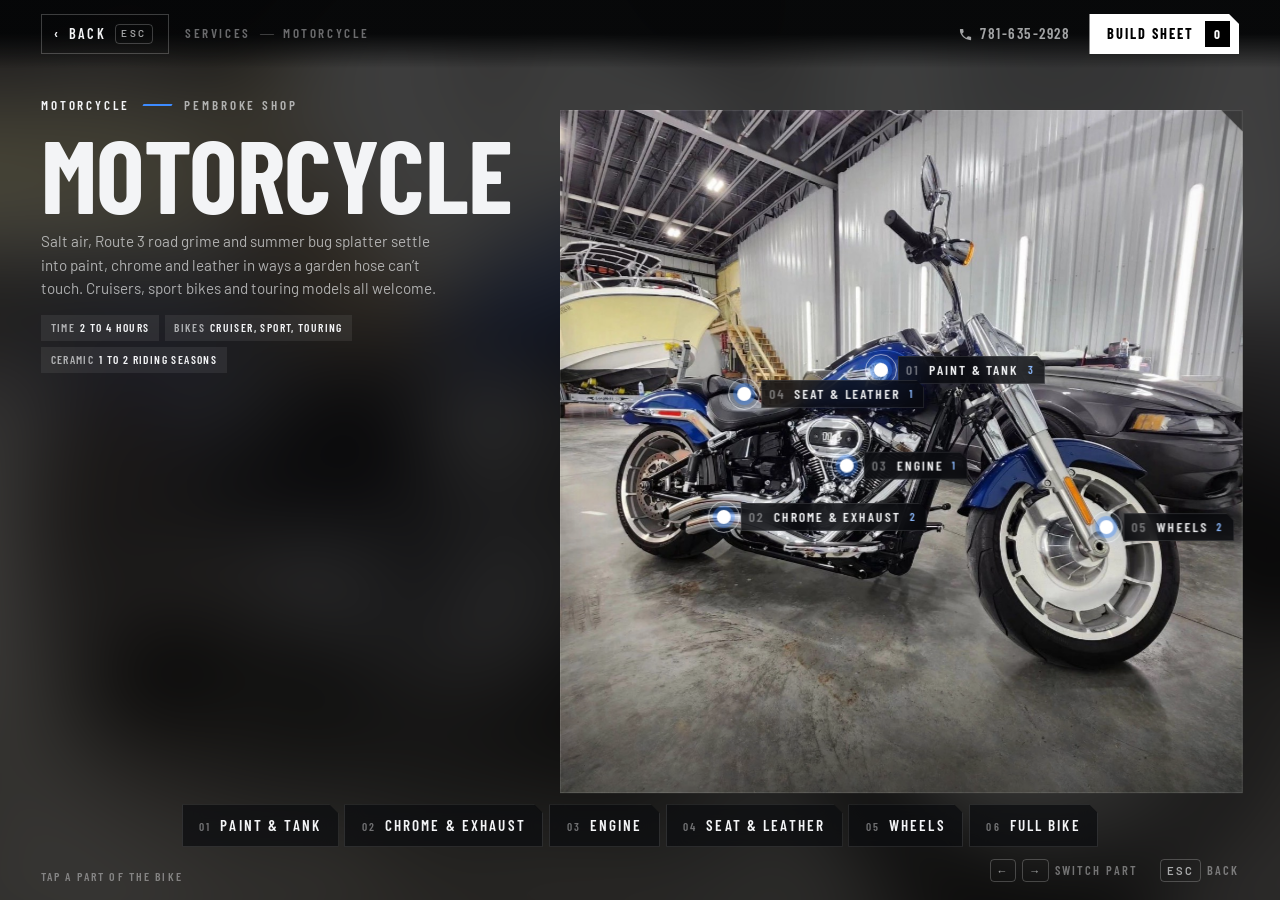
<file: v2/motorcycle.html>
<!doctype html>
<html lang="en">
<head>
  <meta charset="utf-8" />
  <meta name="viewport" content="width=device-width, initial-scale=1, viewport-fit=cover" />
  <title>Motorcycle Garage | Callahan Detail</title>
  <meta name="description" content="Tap any part of the bike to see what we do to it: paint correction, XPEL Fusion ceramic coating, chrome polishing, leather, engine and wheels." />
  <meta name="robots" content="noindex, nofollow" />
  <meta name="theme-color" content="#050607" />
  <link rel="icon" href="../assets/cd/logo.png" />
  <link rel="preconnect" href="https://fonts.googleapis.com" />
  <link rel="preconnect" href="https://fonts.gstatic.com" crossorigin />
  <link href="https://fonts.googleapis.com/css2?family=Barlow+Condensed:ital,wght@0,500;0,600;0,700;1,600&family=Barlow:wght@400;500;600&display=swap" rel="stylesheet" />
  <link rel="stylesheet" href="v2.css?v=20261112c" />
</head>
<body class="garage is-loading" data-vehicle="moto">
  <div class="wipe wipe-cover" aria-hidden="true">
    <div class="wipe-inner"><p class="wipe-kicker">Entering garage</p><p class="wipe-title">Motorcycle</p><div class="wipe-bar"><i></i></div><p class="wipe-tip"></p></div>
  </div>

  <div class="studio" aria-hidden="true"></div>
  <div class="stage" role="img" aria-label="Photo of a blue Harley-Davidson cruiser in the Callahan Detail shop. Tap a part to see its services."></div>
  <div class="markers"></div>
  <div class="brk" aria-hidden="true"><i></i><i></i><i></i><i></i><span class="brk-tag"></span></div>
  <p class="g-status" role="status" hidden></p>

  <header class="bar">
    <div class="g-nav">
      <a class="g-back" href="index.html#services"><span aria-hidden="true">‹</span> Back <kbd>Esc</kbd></a>
      <nav class="crumbs" aria-label="Breadcrumb">
        <a href="index.html#services" data-wipe="Menu">Services</a><i></i><span>Motorcycle</span><i class="crumb-zone-sep" hidden></i><span class="crumb-zone" aria-current="page" hidden></span>
      </nav>
    </div>
    <div class="bar-right">
      <a class="bar-phone" href="tel:+17816352928" aria-label="Call 781-635-2928"><svg viewBox="0 0 24 24" width="15" height="15" aria-hidden="true"><path fill="currentColor" d="M6.6 10.8a15.1 15.1 0 0 0 6.6 6.6l2.2-2.2a1 1 0 0 1 1-.25 11.4 11.4 0 0 0 3.6.57 1 1 0 0 1 1 1V20a1 1 0 0 1-1 1A17 17 0 0 1 3 4a1 1 0 0 1 1-1h3.5a1 1 0 0 1 1 1c0 1.25.2 2.45.57 3.57a1 1 0 0 1-.25 1z"/></svg><span>781-635-2928</span></a>
      <button class="sheet-btn" type="button" data-sheet-open><span class="sheet-btn-label">Build sheet</span><span class="sheet-count" data-sheet-count>0</span></button>
    </div>
  </header>

  <div class="g-intro">
    <p class="kicker"><span class="kicker-num">Motorcycle</span> Pembroke shop</p>
    <h1 class="mega">Motorcycle</h1>
    <p>Salt air, Route 3 road grime and summer bug splatter settle into paint, chrome and leather in ways a garden hose can’t touch. Cruisers, sport bikes and touring models all welcome.</p>
    <p class="g-facts"><span>Time<b>2 to 4 hours</b></span><span>Bikes<b>Cruiser, sport, touring</b></span><span>Ceramic<b>1 to 2 riding seasons</b></span></p>
  </div>
  

  <nav class="rail" aria-label="Parts"><div class="rail-row"></div></nav>
  <p class="g-hint" aria-hidden="true">Tap a part of the bike</p>

  <aside class="panel" aria-label="Services for the selected part">
    <span class="p-handle" aria-hidden="true"></span>
    <div class="p-head">
      <div class="p-idx">
        <button class="p-up" type="button" hidden><span aria-hidden="true">‹</span> Packages</button>
        <span class="p-kick" hidden></span>
        <span class="p-count"><b class="p-n">01</b> / <span class="p-total">06</span></span>
        <span class="p-steps"><button class="p-prev" type="button" aria-label="Previous part">‹</button><button class="p-next" type="button" aria-label="Next part">›</button></span>
      </div>
      <h2 class="p-title"></h2>
      <p class="p-blurb"></p>
    </div>
    <div class="p-body"><div class="p-content"></div></div>
    <div class="p-foot">
      <p class="p-foot-note"></p>
      <button class="btn btn-solid" type="button" data-sheet-open>Build sheet&nbsp;<span class="sheet-count" data-sheet-count>0</span></button>
    </div>
  </aside>

  <footer class="prompts" aria-hidden="true">
    <span><kbd>←</kbd><kbd>→</kbd> Switch part</span>
    <span><kbd>Esc</kbd> Back</span>
  </footer>

  <script type="importmap">
  {
    "imports": {
      "./ui.js": "./ui.js?v=20261112c",
      "./data.js": "./data.js?v=20261112c",
      "./hub.js": "./hub.js?v=20261112c",
      "./garage.js": "./garage.js?v=20261112c",
      "./rig.js": "./rig.js?v=20261112c",
      "./car3d.js": "./car3d.js?v=20261112c",
      "./boat3d.js": "./boat3d.js?v=20261112c",
      "./moto.js": "./moto.js?v=20261112c",
      "../packages.js": "../packages.js?v=20261112c"
    }
  }
  </script>
  <script type="module" src="garage.js?v=20261112c"></script>
</body>
</html>
</file>
<file: v2/v2.css>
/* =====================================================================
   Callahan Detail · v2 "garage menu" design system
   Near-black canvas, white type, one brand-blue accent, condensed display
   type and notched-corner tiles. Shared by the menu (index.html) and the
   three garages (car.html, boat.html, motorcycle.html).
   ===================================================================== */
:root {
  --bg: #050607;
  --bg-2: #0d0f12;
  --glass: rgba(12, 14, 17, .74);
  --glass-2: rgba(255, 255, 255, .05);
  --line: rgba(255, 255, 255, .12);
  --line-2: rgba(255, 255, 255, .22);
  --text: #f3f4f6;
  --dim: rgba(243, 244, 246, .66);
  --faint: rgba(243, 244, 246, .42);
  --accent: #3d8bff;
  --accent-2: #8fbcff;
  --gold: #f5b301;

  --font-d: "Barlow Condensed", "Arial Narrow", sans-serif;
  --font-b: "Barlow", "Helvetica Neue", Helvetica, Arial, sans-serif;

  --gx: clamp(1rem, 3.2vw, 3rem);
  --bar-h: 4.25rem;
  --notch: 14px;
  --ease: cubic-bezier(.2, .75, .15, 1);
  --ease-io: cubic-bezier(.65, 0, .25, 1);
}

*, ::before, ::after { box-sizing: border-box; margin: 0; padding: 0; border: 0 solid; }
html { -webkit-text-size-adjust: 100%; -webkit-tap-highlight-color: transparent; }
body {
  background: var(--bg); color: var(--text); font-family: var(--font-b); font-size: 16px; line-height: 1.55;
  -webkit-font-smoothing: antialiased; min-height: 100dvh; overflow: hidden;
}
img { display: block; max-width: 100%; }
a { color: inherit; text-decoration: none; }
button { font: inherit; color: inherit; background: none; cursor: pointer; text-align: inherit; }
ul, ol { list-style: none; }
input, textarea { font: inherit; color: inherit; }
:focus-visible { outline: 2px solid var(--accent); outline-offset: 3px; }
.skip { position: fixed; left: 1rem; top: -4rem; z-index: 200; background: #fff; color: #000; padding: .6rem 1rem; }
.skip:focus { top: 1rem; }
[hidden] { display: none !important; }
.stars { color: var(--gold); letter-spacing: .08em; }

/* ---------- Type ---------- */
.kicker {
  font-family: var(--font-d); font-weight: 600; font-size: .82rem; letter-spacing: .22em; text-transform: uppercase;
  color: var(--dim); display: flex; align-items: center; gap: .8rem; margin-bottom: .9rem;
}
.kicker-num { color: var(--text); display: inline-flex; align-items: center; gap: .8rem; }
.kicker-num::after { content: ""; width: 1.8rem; height: 2px; background: var(--accent); transform: skewX(-30deg); }
.mega {
  font-family: var(--font-d); font-weight: 700; text-transform: uppercase; line-height: .84; letter-spacing: -.005em;
  font-size: clamp(3.3rem, 8.6vw, 8.8rem);
}
.title {
  font-family: var(--font-d); font-weight: 600; text-transform: uppercase; line-height: .9; letter-spacing: 0;
  font-size: clamp(2.6rem, 5.4vw, 5.2rem);
}
.lead { font-size: clamp(1rem, 1.2vw, 1.15rem); line-height: 1.6; color: var(--dim); max-width: 40rem; }
.lead a { color: var(--text); border-bottom: 1px solid var(--accent); }

/* ---------- Buttons ---------- */
.btn {
  --c: var(--text);
  display: inline-flex; align-items: center; gap: .6rem; height: 2.75rem; padding: 0 1.25rem;
  font-family: var(--font-d); font-weight: 600; font-size: .95rem; letter-spacing: .14em; text-transform: uppercase;
  clip-path: polygon(0 0, calc(100% - 10px) 0, 100% 10px, 100% 100%, 0 100%);
  transition: background .25s, color .25s;
}
.btn-line { box-shadow: inset 0 0 0 1px var(--line-2); }
.btn-line:hover { background: #fff; color: #000; }
.btn-solid { background: #fff; color: #000; }
.btn-solid:hover { background: var(--accent); color: #fff; }
.btn-accent { background: var(--accent); color: #fff; }
.btn-accent:hover { background: #fff; color: #000; }
.btn[disabled] { opacity: .4; pointer-events: none; }
kbd {
  display: inline-grid; place-items: center; min-width: 1.45rem; height: 1.45rem; padding: 0 .35rem;
  font: 600 .7rem/1 var(--font-b); border-radius: 4px; border: 1px solid var(--line-2); color: var(--dim);
}

/* ---------- Top bar ---------- */
.bar {
  position: fixed; inset: 0 0 auto 0; z-index: 40; height: var(--bar-h);
  display: grid; grid-template-columns: 1fr auto 1fr; align-items: center; gap: 1rem; padding: 0 var(--gx);
  background: linear-gradient(to bottom, rgba(5,6,7,.85), rgba(5,6,7,.0));
}
.brand { display: flex; align-items: center; gap: .7rem; justify-self: start; }
.brand img { width: 2.1rem; height: auto; }
.brand-name { font-family: var(--font-d); font-weight: 700; font-size: .78rem; line-height: 1; letter-spacing: .22em; text-transform: uppercase; }
.tabs { display: flex; align-items: center; gap: .9rem; }
.tab-row { position: relative; display: flex; gap: .2rem; }
.tab {
  position: relative; padding: .55rem .85rem; font-family: var(--font-d); font-weight: 600; font-size: 1rem;
  letter-spacing: .12em; text-transform: uppercase; color: var(--faint); transition: color .25s; white-space: nowrap;
}
.tab:hover { color: var(--text); }
.tab[aria-current="page"] { color: var(--text); }
.tab-ind {
  position: absolute; left: 0; bottom: 0; height: 3px; width: 0; background: var(--accent);
  transform: skewX(-30deg); transition: left .45s var(--ease), width .45s var(--ease);
}
.bar-right { justify-self: end; display: flex; align-items: center; gap: 1.2rem; }
.bar-phone { display: flex; align-items: center; gap: .45rem; font-family: var(--font-d); font-weight: 600; letter-spacing: .1em; font-size: .95rem; color: var(--dim); }
.bar-phone:hover { color: var(--text); }
.sheet-btn {
  display: inline-flex; align-items: center; gap: .65rem; height: 2.5rem; padding: 0 .55rem 0 1.1rem; background: #fff; color: #000;
  font-family: var(--font-d); font-weight: 700; font-size: .9rem; letter-spacing: .14em; text-transform: uppercase;
  clip-path: polygon(0 0, calc(100% - 10px) 0, 100% 10px, 100% 100%, 0 100%); transition: background .25s, color .25s;
}
.sheet-btn:hover { background: var(--accent); color: #fff; }
.sheet-count {
  display: grid; place-items: center; min-width: 1.6rem; height: 1.6rem; padding: 0 .3rem; background: #000; color: #fff;
  font-size: .82rem; letter-spacing: 0; transition: background .25s, transform .3s var(--ease);
}
.sheet-count.has { background: var(--accent); }
.sheet-count.bump { transform: scale(1.35); }

/* ---------- Controller prompts ---------- */
.prompts {
  position: fixed; right: var(--gx); bottom: 1.1rem; z-index: 30; display: flex; gap: 1.4rem;
  font-family: var(--font-d); font-weight: 600; font-size: .78rem; letter-spacing: .16em; text-transform: uppercase; color: var(--faint);
  pointer-events: none;
}
.prompts span { display: flex; align-items: center; gap: .4rem; }
.hub:not([data-screen="home"]):not([data-screen="services"]) .prompts { opacity: 0; }

/* =====================================================================
   MENU (index.html)
   ===================================================================== */
.bg { position: fixed; inset: 0; z-index: 0; background: #000; }
.bg-video { width: 100%; height: 100%; object-fit: cover; opacity: 0; transition: opacity 1.2s; }
.bg-video.is-on { opacity: 1; }
.bg-shade {
  position: absolute; inset: 0; transition: background .8s;
  background:
    linear-gradient(90deg, rgba(5,6,7,.82) 0%, rgba(5,6,7,.35) 55%, rgba(5,6,7,.2) 100%),
    linear-gradient(0deg, rgba(5,6,7,.92) 0%, rgba(5,6,7,0) 55%);
}
body[data-screen]:not([data-screen="home"]) .bg-shade { background: rgba(5,6,7,.86); }

.screens { position: fixed; inset: 0; z-index: 10; }
.screen {
  position: absolute; inset: 0; padding: calc(var(--bar-h) + clamp(1rem, 4vh, 3rem)) var(--gx) 4rem;
  opacity: 0; visibility: hidden; transform: translateX(3rem);
  transition: opacity .45s var(--ease), transform .6s var(--ease), visibility 0s .6s;
}
.screen.is-left { transform: translateX(-3rem); }
.screen.is-active { opacity: 1; visibility: visible; transform: none; transition: opacity .5s var(--ease) .08s, transform .7s var(--ease) .08s, visibility 0s; }
.screen > .scroll {
  position: absolute; inset: 0; overflow-y: auto; overscroll-behavior: contain;
  padding: calc(var(--bar-h) + clamp(1rem, 4vh, 3rem)) var(--gx) 5rem; scrollbar-width: thin; scrollbar-color: rgba(255,255,255,.2) transparent;
}
.screen-head { margin-bottom: clamp(1.5rem, 4vh, 2.5rem); }
.screen-head .lead { margin-top: 1rem; }
.screen-head-row { display: flex; justify-content: space-between; align-items: flex-end; gap: 1.5rem; flex-wrap: wrap; }
.head-actions { display: flex; align-items: center; gap: 1rem; flex-wrap: wrap; }

/* Staggered entrance of things inside the active screen */
.screen [data-nav], .screen .screen-head, .screen .home-hero, .screen .ticker {
  opacity: 0; transform: translateY(14px);
  transition: opacity .5s var(--ease), transform .6s var(--ease), box-shadow .25s, background .25s;
}
.screen.is-active [data-nav], .screen.is-active .screen-head, .screen.is-active .home-hero, .screen.is-active .ticker {
  opacity: 1; transform: none; transition-delay: calc(.1s + var(--d, 0) * 60ms);
}
.screen.is-active [data-nav]:hover, .screen.is-active [data-nav]:focus-visible { transition-delay: 0s; }

/* ---------- Home ---------- */
.screen-home { display: flex; flex-direction: column; justify-content: flex-end; gap: clamp(1.25rem, 3.5vh, 2.25rem); padding-bottom: 3.5rem; }
.home-hero { max-width: 56rem; }
.home-sub { margin-top: 1.1rem; color: var(--dim); max-width: 34rem; font-size: clamp(.95rem, 1.15vw, 1.1rem); }

.home-tiles { display: grid; grid-template-columns: 2.1fr 1fr 1fr 1fr 1fr; gap: .75rem; height: clamp(10.5rem, 26vh, 15rem); }
.tile {
  position: relative; display: flex; flex-direction: column; justify-content: flex-end; overflow: hidden;
  padding: 1rem 1.1rem; background: var(--glass); isolation: isolate; min-height: 0;
  clip-path: polygon(0 0, calc(100% - var(--notch)) 0, 100% var(--notch), 100% 100%, 0 100%);
  box-shadow: inset 0 0 0 1px var(--line);
  backdrop-filter: blur(10px); -webkit-backdrop-filter: blur(10px);
}
.tile-media { position: absolute; inset: 0; z-index: -1; }
.tile-media img { width: 100%; height: 100%; object-fit: cover; transition: transform 1.2s var(--ease), filter .6s; filter: saturate(.9) brightness(.82); }
.tile-media::after { content: ""; position: absolute; inset: 0; background: linear-gradient(to top, rgba(5,6,7,.88), rgba(5,6,7,.05) 65%); }
.tile-tri { display: grid; grid-template-columns: repeat(3, 1fr); }
.tile-tri img { min-width: 0; }
.tile::before {
  /* light sweep on hover */
  content: ""; position: absolute; inset: 0; z-index: 2; pointer-events: none;
  background: linear-gradient(105deg, transparent 35%, rgba(255,255,255,.22) 50%, transparent 65%);
  transform: translateX(-120%);
}
.tile:hover::before, .tile:focus-visible::before { transform: translateX(120%); transition: transform .9s var(--ease); }
.tile:hover, .tile:focus-visible { box-shadow: inset 0 0 0 2px #fff; outline: none; }
.tile:hover .tile-media img, .tile:focus-visible .tile-media img { transform: scale(1.06); filter: saturate(1) brightness(.95); }
.tile-idx { position: absolute; top: .85rem; left: 1.05rem; font: 600 .78rem/1 var(--font-d); letter-spacing: .2em; color: var(--faint); }
.tile-body { display: flex; flex-direction: column; gap: .2rem; }
.tile-title { font-family: var(--font-d); font-weight: 700; font-size: clamp(1.3rem, 1.9vw, 1.85rem); line-height: 1; text-transform: uppercase; letter-spacing: .02em; }
.tile-xl .tile-title { font-size: clamp(1.8rem, 3vw, 2.9rem); }
.tile-sub { font-size: .85rem; color: var(--dim); }
.tile-play {
  position: absolute; top: 50%; left: 50%; width: 3.2rem; height: 3.2rem; margin: -2.2rem 0 0 -1.6rem; display: grid; place-items: center;
  border-radius: 50%; background: rgba(255,255,255,.14); backdrop-filter: blur(6px); -webkit-backdrop-filter: blur(6px);
  box-shadow: inset 0 0 0 1px rgba(255,255,255,.4); transition: background .3s, transform .4s var(--ease);
}
.tile:hover .tile-play { background: #fff; color: #000; transform: scale(1.08); }
.tile-score .score { position: absolute; top: .5rem; right: 1rem; font: 700 clamp(3rem, 5vw, 4.6rem)/1 var(--font-d); letter-spacing: -.02em; }
.tile-accent { background: var(--accent); box-shadow: none; }
.tile-accent .tile-sub, .tile-accent .tile-idx { color: rgba(255,255,255,.8); }
.tile-accent:hover, .tile-accent:focus-visible { background: #fff; color: #000; }
.tile-accent:hover .tile-sub, .tile-accent:hover .tile-idx { color: rgba(0,0,0,.65); }
.tile-arrow { position: absolute; top: .55rem; right: 1rem; font: 600 2rem/1 var(--font-d); transition: transform .4s var(--ease); }
.tile:hover .tile-arrow { transform: translateX(5px); }

.ticker { display: flex; flex-wrap: wrap; gap: .4rem 2rem; font-size: .85rem; color: var(--dim); }
.ticker strong { color: var(--text); font-family: var(--font-d); font-weight: 600; letter-spacing: .06em; font-size: 1rem; margin-right: .25rem; }

/* ---------- Services: vehicle picker ---------- */
.screen-services { display: flex; flex-direction: column; padding-bottom: 3.5rem; }
.picks { flex: 1; display: flex; gap: .75rem; min-height: 0; }
.pick {
  position: relative; flex: 1; display: flex; flex-direction: column; justify-content: flex-end; overflow: hidden; isolation: isolate; min-width: 0;
  clip-path: polygon(0 0, calc(100% - 18px) 0, 100% 18px, 100% 100%, 0 100%); box-shadow: inset 0 0 0 1px var(--line);
  transition: flex-grow .7s var(--ease), opacity .5s var(--ease), transform .6s var(--ease), box-shadow .25s !important;
}
.picks:hover .pick, .picks:focus-within .pick { flex-grow: .78; }
.picks .pick:hover, .picks .pick:focus-visible { flex-grow: 1.5; box-shadow: inset 0 0 0 2px #fff; outline: none; }
.pick-media { position: absolute; inset: 0; z-index: -1; }
.pick-media img { width: 100%; height: 100%; object-fit: cover; filter: brightness(.7) saturate(.85); transition: transform 1.4s var(--ease), filter .6s; }
.pick-media::after { content: ""; position: absolute; inset: 0; background: linear-gradient(to top, rgba(5,6,7,.95) 8%, rgba(5,6,7,.15) 60%, rgba(5,6,7,.35)); }
.pick:hover .pick-media img, .pick:focus-visible .pick-media img { transform: scale(1.05); filter: brightness(.85) saturate(1); }
.pick-idx { position: absolute; top: 1.2rem; left: 1.4rem; font: 600 .85rem/1 var(--font-d); letter-spacing: .22em; color: var(--dim); }
.pick-body { padding: 1.6rem 1.5rem; display: flex; flex-direction: column; gap: .55rem; }
.pick-where { font: 600 .78rem/1 var(--font-d); letter-spacing: .2em; text-transform: uppercase; color: var(--accent-2); }
.pick { container-type: inline-size; }
.pick-name { font: 700 clamp(2.4rem, 17cqi, 5rem)/.88 var(--font-d); text-transform: uppercase; white-space: nowrap; }
.pick-list { color: var(--dim); font-size: .9rem; max-width: 30rem; }
.pick-meta { display: flex; flex-wrap: wrap; gap: .35rem; max-height: 0; opacity: 0; overflow: hidden; transition: max-height .6s var(--ease), opacity .4s; }
.pick-meta span { font: 600 .74rem/1 var(--font-d); letter-spacing: .12em; text-transform: uppercase; padding: .45rem .6rem; background: rgba(255,255,255,.08); white-space: nowrap; }
.pick:hover .pick-meta, .pick:focus-visible .pick-meta { max-height: 6rem; opacity: 1; }
.pick-go {
  margin-top: .4rem; align-self: flex-start; display: inline-flex; gap: .6rem; padding: .7rem 1rem; background: #fff; color: #000;
  font: 700 .85rem/1 var(--font-d); letter-spacing: .16em; text-transform: uppercase;
  clip-path: polygon(0 0, calc(100% - 8px) 0, 100% 8px, 100% 100%, 0 100%); transition: background .25s, color .25s;
}
.pick:hover .pick-go, .pick:focus-visible .pick-go { background: var(--accent); color: #fff; }

/* ---------- Chips ---------- */
.chips { display: flex; gap: .35rem; flex-wrap: wrap; }
.chip {
  height: 2.4rem; padding: 0 1rem; font: 600 .82rem/1 var(--font-d); letter-spacing: .14em; text-transform: uppercase; color: var(--dim);
  box-shadow: inset 0 0 0 1px var(--line); transition: background .25s, color .25s, box-shadow .25s;
}
.chip:hover { color: var(--text); box-shadow: inset 0 0 0 1px var(--line-2); }
.chip.is-on { background: #fff; color: #000; box-shadow: none; }

/* ---------- Gallery ---------- */
.gallery { display: grid; grid-template-columns: repeat(auto-fill, minmax(12.5rem, 1fr)); gap: .5rem; }
.g { position: relative; aspect-ratio: 1; overflow: hidden; background: var(--bg-2); }
.g img { width: 100%; height: 100%; object-fit: cover; transition: transform .8s var(--ease), filter .4s; filter: brightness(.88); }
.g:hover img, .g:focus-visible img { transform: scale(1.06); filter: brightness(1); }
.g:focus-visible { outline-offset: -2px; }
.g.is-out { display: none; }
.g.is-more { display: none; }
.gallery-more { display: flex; justify-content: center; margin-top: 1.5rem; }

/* ---------- Reviews ---------- */
.rating { color: var(--dim); font-size: .9rem; display: flex; gap: .6rem; align-items: center; }
.reviews { columns: 3 20rem; column-gap: .75rem; }
.rv {
  break-inside: avoid; margin-bottom: .75rem; padding: 1.5rem; background: var(--glass); box-shadow: inset 0 0 0 1px var(--line);
  clip-path: polygon(0 0, calc(100% - var(--notch)) 0, 100% var(--notch), 100% 100%, 0 100%);
}
.rv blockquote { margin: .8rem 0 1.2rem; font-size: 1.02rem; line-height: 1.6; }
.rv figcaption { display: flex; align-items: center; gap: .75rem; font-size: .82rem; color: var(--dim); }
.rv figcaption strong { display: block; color: var(--text); font-size: .95rem; }
.rv-av { width: 2.3rem; height: 2.3rem; display: grid; place-items: center; background: var(--accent); font: 700 1rem/1 var(--font-d); }

/* ---------- About ---------- */
.about { display: grid; grid-template-columns: minmax(0, .9fr) minmax(0, 1.1fr); gap: clamp(1.5rem, 4vw, 4rem); align-items: start; }
.about-media { position: sticky; top: 0; }
.about-media img { width: 100%; aspect-ratio: 4/5; object-fit: cover; clip-path: polygon(0 0, calc(100% - 20px) 0, 100% 20px, 100% 100%, 0 100%); }
.about-media figcaption { margin-top: .75rem; font: 600 .78rem/1 var(--font-d); letter-spacing: .18em; text-transform: uppercase; color: var(--dim); }
.about-copy p:not(.kicker) { color: var(--dim); margin-top: 1rem; max-width: 40rem; }
.about-copy .title { margin-bottom: .5rem; }
.about-copy .lead { color: var(--text); }
.stats { display: grid; grid-template-columns: repeat(3, 1fr); gap: .5rem; margin-top: 2rem; }
.stats div { padding: 1.1rem; background: var(--glass); box-shadow: inset 0 0 0 1px var(--line); }
.stats dt { font: 700 2.2rem/1 var(--font-d); text-transform: uppercase; }
.stats dd { margin-top: .4rem; font-size: .85rem; color: var(--dim); }
.block { margin-top: clamp(2.5rem, 7vh, 4.5rem); }
.block-title { font: 600 clamp(1.6rem, 2.6vw, 2.4rem)/1 var(--font-d); text-transform: uppercase; margin-bottom: 1rem; }
.block-lead { color: var(--dim); max-width: 42rem; margin: -.25rem 0 1.25rem; }
.cards { display: grid; gap: .6rem; }
.cards-4 { grid-template-columns: repeat(4, 1fr); }
.cards-3 { grid-template-columns: repeat(3, 1fr); }
.card { padding: 1.4rem; background: var(--glass); box-shadow: inset 0 0 0 1px var(--line); }
.card h4 { font: 600 1.35rem/1.1 var(--font-d); text-transform: uppercase; margin-bottom: .55rem; }
.card p { color: var(--dim); font-size: .92rem; }
.steps { display: grid; grid-template-columns: repeat(4, 1fr); gap: .6rem; counter-reset: s; }
.steps li { position: relative; padding: 1.4rem; background: var(--glass); box-shadow: inset 0 0 0 1px var(--line); }
.steps li::after { content: ""; position: absolute; left: 1.4rem; right: 1.4rem; top: 0; height: 2px; background: linear-gradient(90deg, var(--accent), transparent); }
.step-num { font: 700 2.4rem/1 var(--font-d); color: var(--faint); }
.steps h4 { font: 600 1.25rem/1.1 var(--font-d); text-transform: uppercase; margin: .7rem 0 .5rem; }
.steps p { color: var(--dim); font-size: .9rem; }

/* ---------- FAQ ---------- */
.faq { display: grid; grid-template-columns: minmax(0, .8fr) minmax(0, 1.2fr); gap: clamp(1.5rem, 4vw, 4rem); align-items: start; }
.faq .screen-head { position: sticky; top: 0; }
.qa { border-bottom: 1px solid var(--line); }
.qa:first-child { border-top: 1px solid var(--line); }
.qa summary {
  list-style: none; cursor: pointer; display: flex; justify-content: space-between; gap: 1.5rem; padding: 1.25rem 0;
  font: 600 clamp(1.1rem, 1.5vw, 1.35rem)/1.2 var(--font-d); text-transform: uppercase; letter-spacing: .02em; transition: color .2s;
}
.qa summary::-webkit-details-marker { display: none; }
.qa summary:hover { color: var(--accent-2); }
.qa-x { position: relative; flex: none; width: 1rem; height: 1rem; margin-top: .2rem; }
.qa-x::before, .qa-x::after { content: ""; position: absolute; left: 0; right: 0; top: 50%; height: 2px; background: currentColor; transition: transform .35s var(--ease); }
.qa-x::after { transform: rotate(90deg); }
.qa[open] .qa-x::after { transform: rotate(0); }
.qa p { padding: 0 2.5rem 1.4rem 0; color: var(--dim); }

/* ---------- Contact ---------- */
.contact-tiles { display: grid; grid-template-columns: 1.6fr repeat(4, 1fr); gap: .6rem; }
.contact-tiles .tile { min-height: 9.5rem; justify-content: space-between; }
.tile-cta { justify-content: flex-end !important; }
.tile-label { font: 600 .78rem/1 var(--font-d); letter-spacing: .2em; text-transform: uppercase; color: var(--faint); }
.tile-value { font: 600 1.55rem/1.1 var(--font-d); letter-spacing: .02em; }
.tile-value-sm { font-size: 1.1rem; line-height: 1.3; word-break: break-word; }
.areas { display: grid; grid-template-columns: minmax(0, 1fr) minmax(0, 1fr); gap: clamp(1.5rem, 4vw, 3.5rem); margin-top: clamp(2rem, 6vh, 3.5rem); }
.towns { display: grid; grid-template-columns: repeat(3, 1fr); gap: 0 1rem; }
.towns li { padding: .6rem 0; border-bottom: 1px solid var(--line); font: 600 1.05rem/1.2 var(--font-d); letter-spacing: .06em; text-transform: uppercase; }
.socials { display: flex; flex-wrap: wrap; gap: .5rem; margin-top: 1.5rem; }
.map { min-height: 20rem; background: var(--bg-2); clip-path: polygon(0 0, calc(100% - 18px) 0, 100% 18px, 100% 100%, 0 100%); }
.map iframe { width: 100%; height: 100%; min-height: 20rem; border: 0; filter: grayscale(1) invert(.92) contrast(.9); }
.fine { margin-top: 3rem; padding-top: 1.25rem; border-top: 1px solid var(--line); font-size: .75rem; color: var(--faint); display: grid; gap: .5rem; }
.fine a { text-decoration: underline; text-underline-offset: 2px; }

/* ---------- Theater & lightbox ---------- */
.theater, .lightbox {
  position: fixed; inset: 0; z-index: 90; display: grid; place-items: center; background: rgba(0,0,0,.94);
  animation: fade-in .35s var(--ease);
}
.theater-video { width: min(92vw, 160vh); max-height: 82vh; background: #000; }
.theater-list { position: absolute; left: 50%; bottom: 1.25rem; transform: translateX(-50%); display: flex; gap: .4rem; }
.theater-list button { font: 600 .8rem/1 var(--font-d); letter-spacing: .14em; text-transform: uppercase; padding: .6rem .9rem; box-shadow: inset 0 0 0 1px var(--line-2); color: var(--dim); }
.theater-list button.is-on { background: #fff; color: #000; }
.theater-close, .lb-close { position: absolute; top: 1rem; right: 1.25rem; width: 3rem; height: 3rem; font-size: 2rem; line-height: 1; }
.lightbox figure { max-width: 92vw; }
.lightbox img { max-height: 84vh; max-width: 92vw; object-fit: contain; }
.lightbox figcaption { margin-top: .75rem; text-align: center; font-size: .85rem; color: var(--dim); }
.lb-prev, .lb-next { position: absolute; top: 50%; transform: translateY(-50%); width: 3.5rem; height: 5rem; font-size: 2.6rem; color: var(--dim); }
.lb-prev { left: .5rem; } .lb-next { right: .5rem; }
.lb-prev:hover, .lb-next:hover, .lb-close:hover, .theater-close:hover { color: #fff; }
@keyframes fade-in { from { opacity: 0; } }

/* =====================================================================
   BUILD SHEET drawer (all pages)
   ===================================================================== */
.sheet-scrim { position: fixed; inset: 0; z-index: 80; background: rgba(0,0,0,.55); opacity: 0; visibility: hidden; transition: opacity .4s, visibility 0s .4s; }
.sheet {
  position: fixed; top: 0; right: 0; bottom: 0; z-index: 81; width: min(30rem, 100vw); display: flex; flex-direction: column;
  background: #0b0d10; box-shadow: -1px 0 0 var(--line); transform: translateX(102%); transition: transform .55s var(--ease); visibility: hidden;
}
.sheet-open .sheet-scrim { opacity: 1; visibility: visible; transition: opacity .4s; }
.sheet-open .sheet { transform: none; visibility: visible; }
.sheet-head { display: flex; justify-content: space-between; align-items: center; padding: 1.1rem 1.4rem; border-bottom: 1px solid var(--line); }
.sheet-head h2 { font: 700 1.6rem/1 var(--font-d); letter-spacing: .06em; text-transform: uppercase; display: flex; align-items: center; gap: .7rem; }
.sheet-close { width: 2.5rem; height: 2.5rem; font-size: 1.8rem; line-height: 1; color: var(--dim); }
.sheet-close:hover { color: #fff; }
.sheet-body { flex: 1; overflow-y: auto; overscroll-behavior: contain; padding: 1.2rem 1.4rem 2rem; }
.sheet-empty { color: var(--dim); }
.sheet-empty p { margin-bottom: 1rem; }
.sheet-empty .sheet-go { display: grid; gap: .4rem; }
.sheet-empty .sheet-go a { display: flex; justify-content: space-between; padding: .9rem 1rem; box-shadow: inset 0 0 0 1px var(--line); font: 600 1.05rem/1 var(--font-d); letter-spacing: .1em; text-transform: uppercase; color: var(--text); }
.sheet-empty .sheet-go a:hover { background: #fff; color: #000; }
.sheet-group + .sheet-group { margin-top: 1.1rem; }
.sheet-group h3 { font: 600 .78rem/1 var(--font-d); letter-spacing: .22em; text-transform: uppercase; color: var(--accent-2); margin-bottom: .5rem; display: flex; justify-content: space-between; }
.sheet-group h3 a { color: var(--faint); }
.sheet-group h3 a:hover { color: var(--text); }
.sheet-item { display: flex; align-items: center; justify-content: space-between; gap: 1rem; padding: .7rem .85rem; background: var(--glass-2); margin-bottom: .3rem; animation: slide-in .4s var(--ease); }
.sheet-item span { font-weight: 500; }
.sheet-item small { display: block; color: var(--faint); font-size: .78rem; }
.sheet-item button { flex: none; width: 2rem; height: 2rem; font-size: 1.3rem; color: var(--faint); }
.sheet-item button:hover { color: #fff; }
@keyframes slide-in { from { opacity: 0; transform: translateX(12px); } }
.sheet-form { display: grid; gap: .8rem; margin-top: 1.6rem; padding-top: 1.4rem; border-top: 1px solid var(--line); }
.sheet-form h3 { font: 600 1.2rem/1 var(--font-d); letter-spacing: .08em; text-transform: uppercase; }
.sheet-form label { display: grid; gap: .35rem; font: 600 .74rem/1 var(--font-d); letter-spacing: .18em; text-transform: uppercase; color: var(--dim); }
.sheet-form input:not([type=checkbox]), .sheet-form textarea {
  width: 100%; padding: .75rem .85rem; background: rgba(255,255,255,.05); border: 1px solid var(--line); border-radius: 0;
  font: 400 1rem/1.3 var(--font-b); letter-spacing: 0; text-transform: none; color: var(--text); transition: border-color .2s;
}
.sheet-form input:focus, .sheet-form textarea:focus { outline: none; border-color: var(--accent); }
.sheet-form textarea { resize: vertical; min-height: 4.5rem; }
.sheet-form .row { display: grid; grid-template-columns: 1fr 1fr; gap: .6rem; }
.sheet-form .tick { display: flex; align-items: center; gap: .5rem; letter-spacing: .1em; align-self: end; padding-bottom: .8rem; }
.sheet-form .tick input { width: 1.1rem; height: 1.1rem; accent-color: var(--accent); }
.sheet-estimate { padding: .75rem .9rem; background: rgba(61,139,255,.14); color: var(--text); font-size: .9rem; }
.sheet-note { font-size: .78rem; color: var(--faint); }
.sheet-form .btn { justify-content: center; height: 3.2rem; font-size: 1rem; }
.sheet-call { text-align: center; font-size: .85rem; color: var(--dim); }
.sheet-call a { color: var(--text); border-bottom: 1px solid var(--accent); }

/* Toast */
.toast {
  position: fixed; left: 50%; bottom: 1.5rem; z-index: 95; transform: translate(-50%, 1rem); opacity: 0; pointer-events: none;
  display: flex; align-items: center; gap: .7rem; padding: .8rem 1.1rem; background: #fff; color: #000;
  font: 600 .9rem/1.2 var(--font-d); letter-spacing: .1em; text-transform: uppercase; transition: opacity .3s, transform .45s var(--ease);
  clip-path: polygon(0 0, calc(100% - 10px) 0, 100% 10px, 100% 100%, 0 100%);
}
.toast::before { content: "✓"; display: grid; place-items: center; width: 1.4rem; height: 1.4rem; background: var(--accent); color: #fff; font-size: .8rem; }
.toast.is-on { opacity: 1; transform: translate(-50%, 0); }

/* =====================================================================
   WIPE / LOADING screen (page transitions)
   ===================================================================== */
.wipe {
  position: fixed; inset: 0; z-index: 120; display: grid; place-items: center; background: var(--bg); pointer-events: none;
  clip-path: polygon(100% 0, 100% 0, 100% 100%, 100% 100%);
}
.wipe::before { content: ""; position: absolute; inset: 0; background: radial-gradient(ellipse at 50% 60%, #12161c, var(--bg) 70%); }
.wipe-in { pointer-events: auto; animation: wipe-in .55s var(--ease-io) forwards; }
.wipe-cover { pointer-events: auto; clip-path: polygon(0 0, 100% 0, 100% 100%, 0 100%); }
.wipe-out { animation: wipe-out .7s var(--ease-io) forwards; }
@keyframes wipe-in { from { clip-path: polygon(100% 0, 112% 0, 100% 100%, 100% 100%); } to { clip-path: polygon(-12% 0, 112% 0, 100% 100%, 0 100%); } }
@keyframes wipe-out { from { clip-path: polygon(0 0, 100% 0, 100% 100%, 0 100%); } to { clip-path: polygon(0 0, 0 0, -12% 100%, 0 100%); } }
.wipe-inner { position: relative; display: grid; justify-items: center; gap: 1.1rem; text-align: center; padding: 0 1.5rem; }
.wipe-kicker { font: 600 .8rem/1 var(--font-d); letter-spacing: .3em; text-transform: uppercase; color: var(--accent-2); }
.wipe-title { font: 700 clamp(3.2rem, 11vw, 9rem)/.85 var(--font-d); text-transform: uppercase; }
.wipe-bar { width: min(22rem, 70vw); height: 3px; background: rgba(255,255,255,.12); overflow: hidden; transform: skewX(-30deg); }
.wipe-bar i { display: block; height: 100%; width: 100%; background: var(--accent); transform-origin: left; transform: scaleX(var(--p, .04)); transition: transform .35s var(--ease); }
.wipe-tip { max-width: 30rem; color: var(--dim); font-size: .9rem; min-height: 2.8em; }
.wipe-tip b { color: var(--text); font: 600 .78rem/1 var(--font-d); letter-spacing: .22em; text-transform: uppercase; margin-right: .5rem; }

/* =====================================================================
   GARAGE pages (car / boat / motorcycle)
   ===================================================================== */
.garage { height: 100dvh; }
.studio {
  position: fixed; inset: 0; z-index: 0;
  background:
    radial-gradient(ellipse 60% 38% at 50% 72%, rgba(120,140,170,.16), transparent 70%),
    radial-gradient(ellipse 90% 70% at 50% 40%, #171b21 0%, #0a0c0f 58%, #050607 100%);
}
.studio::after {
  /* faint floor grid fading into the dark */
  content: ""; position: absolute; left: -50%; right: -50%; bottom: -10%; height: 60%;
  background-image: linear-gradient(rgba(255,255,255,.05) 1px, transparent 1px), linear-gradient(90deg, rgba(255,255,255,.05) 1px, transparent 1px);
  background-size: 64px 64px; transform: perspective(500px) rotateX(62deg); transform-origin: 50% 100%;
  mask-image: radial-gradient(ellipse 50% 60% at 50% 30%, #000 10%, transparent 70%);
  -webkit-mask-image: radial-gradient(ellipse 50% 60% at 50% 30%, #000 10%, transparent 70%);
}
.stage { position: fixed; inset: 0; z-index: 1; touch-action: none; cursor: grab; }
.stage.is-dragging { cursor: grabbing; }
.stage.is-pointing { cursor: pointer; }
.stage canvas { display: block; width: 100% !important; height: 100% !important; opacity: 0; transition: opacity 1s; }
.stage.is-ready canvas { opacity: 1; }
.garage .bar { grid-template-columns: 1fr auto; }
.g-nav { display: flex; align-items: center; gap: 1rem; min-width: 0; }
.g-back {
  display: inline-flex; align-items: center; gap: .55rem; height: 2.5rem; padding: 0 1rem 0 .8rem; box-shadow: inset 0 0 0 1px var(--line-2);
  font: 600 .9rem/1 var(--font-d); letter-spacing: .16em; text-transform: uppercase; transition: background .25s, color .25s; flex: none;
}
.g-back:hover { background: #fff; color: #000; }
.g-back kbd { height: 1.25rem; min-width: auto; font-size: .62rem; }
.g-back:hover kbd { color: #000; border-color: rgba(0,0,0,.4); }
.crumbs { display: flex; align-items: center; gap: .55rem; font: 600 .82rem/1 var(--font-d); letter-spacing: .2em; text-transform: uppercase; color: var(--faint); white-space: nowrap; overflow: hidden; }
.crumbs a:hover { color: var(--text); }
.crumbs span[aria-current] { color: var(--text); }
.crumbs i { width: .9rem; height: 1px; background: var(--line-2); transform: skewX(-30deg); }

.g-intro {
  position: fixed; left: var(--gx); top: calc(var(--bar-h) + clamp(.5rem, 3vh, 2rem)); z-index: 5; max-width: 30rem; pointer-events: none;
  transition: opacity .5s var(--ease), transform .7s var(--ease);
}
.g-intro .mega { font-size: clamp(3.2rem, 8vw, 7.5rem); }
.g-intro p:not(.kicker) { margin-top: .9rem; color: var(--dim); font-size: .95rem; max-width: 26rem; }
.g-facts { display: flex; flex-wrap: wrap; gap: .35rem; margin-top: 1rem; }
.g-facts span { font: 600 .72rem/1 var(--font-d); letter-spacing: .12em; text-transform: uppercase; padding: .45rem .6rem; background: rgba(255,255,255,.07); color: var(--dim); }
.g-facts b { color: var(--text); font-weight: 600; margin-left: .3rem; }
.is-focus .g-intro { opacity: 0; transform: translateX(-2rem); }

/* Markers on the vehicle */
.markers { position: fixed; inset: 0; z-index: 6; pointer-events: none; }
.mk {
  position: absolute; left: 0; top: 0; display: flex; align-items: center; gap: .6rem; pointer-events: auto;
  transition: opacity .4s var(--ease); will-change: transform;
}
.mk-dot { position: relative; width: 14px; height: 14px; margin: -7px 0 0 -7px; border-radius: 50%; background: #fff; box-shadow: 0 0 0 4px rgba(61,139,255,.35), 0 0 18px rgba(61,139,255,.8); transition: transform .3s var(--ease); }
.mk-dot::after { content: ""; position: absolute; inset: -9px; border-radius: 50%; border: 1px solid rgba(255,255,255,.55); animation: pulse 2.4s var(--ease) infinite; }
@keyframes pulse { 0% { transform: scale(.6); opacity: 1; } 100% { transform: scale(1.8); opacity: 0; } }
.mk-label {
  display: flex; align-items: center; gap: .55rem; margin-top: -7px; padding: .45rem .7rem .45rem .55rem; background: rgba(8,10,13,.78);
  backdrop-filter: blur(8px); -webkit-backdrop-filter: blur(8px); box-shadow: inset 0 0 0 1px var(--line);
  font: 600 .86rem/1 var(--font-d); letter-spacing: .14em; text-transform: uppercase; white-space: nowrap;
  clip-path: polygon(0 0, calc(100% - 8px) 0, 100% 8px, 100% 100%, 0 100%); transition: background .25s, color .25s;
}
.mk-label small { font: inherit; color: var(--faint); }
.mk-label em { font-style: normal; color: var(--accent-2); font-size: .72rem; letter-spacing: .1em; }
.mk:hover .mk-label, .mk.is-hot .mk-label, .mk:focus-visible .mk-label { background: #fff; color: #000; }
.mk:hover .mk-label small, .mk.is-hot .mk-label small, .mk:hover .mk-label em, .mk.is-hot .mk-label em { color: rgba(0,0,0,.55); }
.mk:hover .mk-dot, .mk.is-hot .mk-dot { transform: scale(1.3); }
.mk:focus-visible { outline: none; }
.mk.is-away { opacity: 0; pointer-events: none; }
.is-focus .mk, .is-loading .mk { opacity: 0; pointer-events: none; }
.mk.is-flip { flex-direction: row-reverse; }
.mk.is-flip .mk-dot { margin: -7px -7px 0 0; }

/* Targeting brackets around the focused part */
.brk { position: fixed; z-index: 5; left: 0; top: 0; width: 0; height: 0; pointer-events: none; opacity: 0; transition: opacity .3s; }
.brk.is-on { opacity: 1; }
.brk i { position: absolute; width: 22px; height: 22px; border: 0 solid #fff; transition: transform .7s var(--ease); }
.brk i:nth-child(1) { left: 0; top: 0; border-width: 2px 0 0 2px; }
.brk i:nth-child(2) { right: 0; top: 0; border-width: 2px 2px 0 0; }
.brk i:nth-child(3) { left: 0; bottom: 0; border-width: 0 0 2px 2px; }
.brk i:nth-child(4) { right: 0; bottom: 0; border-width: 0 2px 2px 0; }
.brk:not(.is-on) i:nth-child(1) { transform: translate(-18px, -18px); }
.brk:not(.is-on) i:nth-child(2) { transform: translate(18px, -18px); }
.brk:not(.is-on) i:nth-child(3) { transform: translate(-18px, 18px); }
.brk:not(.is-on) i:nth-child(4) { transform: translate(18px, 18px); }
.brk-tag { position: absolute; left: 0; top: -2rem; padding: .32rem .5rem; background: rgba(5,6,7,.78); font: 600 .72rem/1 var(--font-d); letter-spacing: .2em; text-transform: uppercase; color: var(--accent-2); white-space: nowrap; }

.garage .bar { background: linear-gradient(to bottom, rgba(5,6,7,.94) 50%, rgba(5,6,7,0)); }
.garage .toast { bottom: auto; top: calc(var(--bar-h) + .6rem); transform: translate(-50%, -1rem); }
.garage .toast.is-on { transform: translate(-50%, 0); }
.is-focus .rail-btn > small { display: none; }
.is-focus .rail-btn { padding: .8rem .85rem; font-size: .86rem; }

/* Part rail */
.rail {
  position: fixed; left: 0; right: 0; bottom: 0; z-index: 20; display: flex; justify-content: center; padding: 0 var(--gx) 3.2rem;
  transition: right .7s var(--ease), opacity .4s; pointer-events: none;
}
.rail-row { display: flex; gap: .35rem; pointer-events: auto; max-width: 100%; overflow-x: auto; scrollbar-width: none; padding: 2px; }
.rail-row::-webkit-scrollbar { display: none; }
.rail-btn {
  flex: none; display: flex; align-items: baseline; gap: .55rem; padding: .85rem 1.1rem; background: rgba(10,12,15,.7);
  backdrop-filter: blur(10px); -webkit-backdrop-filter: blur(10px); box-shadow: inset 0 0 0 1px var(--line);
  font: 600 .95rem/1 var(--font-d); letter-spacing: .14em; text-transform: uppercase; white-space: nowrap;
  clip-path: polygon(0 0, calc(100% - 9px) 0, 100% 9px, 100% 100%, 0 100%); transition: background .25s, color .25s, box-shadow .25s;
}
.rail-btn small { font: inherit; font-size: .72rem; color: var(--faint); }
.rail-btn:hover, .rail-btn.is-hot { box-shadow: inset 0 0 0 1px #fff; }
.rail-btn[aria-current="true"] { background: #fff; color: #000; box-shadow: none; }
.rail-btn[aria-current="true"] small { color: rgba(0,0,0,.5); }
.rail-btn .rail-n { display: inline-grid; place-items: center; min-width: 1.15rem; height: 1.15rem; padding: 0 .2rem; background: var(--accent); color: #fff; font-size: .68rem; letter-spacing: 0; }

/* Service panel */
.panel {
  --pw: min(31rem, 40vw);
  position: fixed; top: var(--bar-h); right: 0; bottom: 0; z-index: 25; width: var(--pw); display: flex; flex-direction: column;
  background: linear-gradient(90deg, rgba(8,10,13,.7), rgba(8,10,13,.92) 20%); backdrop-filter: blur(16px); -webkit-backdrop-filter: blur(16px);
  box-shadow: -1px 0 0 var(--line); transform: translateX(102%); transition: transform .7s var(--ease); visibility: hidden;
}
.is-focus .panel { transform: none; visibility: visible; }
.is-focus .rail { right: min(31rem, 40vw); }
.p-head { padding: 1.6rem 1.6rem 1.1rem; }
.p-idx { display: flex; justify-content: space-between; align-items: center; font: 600 .8rem/1 var(--font-d); letter-spacing: .24em; text-transform: uppercase; color: var(--faint); }
.p-idx b { color: var(--accent-2); font-weight: 600; }
.p-steps { display: flex; gap: .25rem; }
.p-steps button { width: 2.1rem; height: 2.1rem; display: grid; place-items: center; box-shadow: inset 0 0 0 1px var(--line); font-size: 1rem; color: var(--dim); transition: background .2s, color .2s; }
.p-steps button:hover { background: #fff; color: #000; }
.p-title { font: 700 clamp(2.4rem, 3.6vw, 3.6rem)/.9 var(--font-d); text-transform: uppercase; margin: .9rem 0 .6rem; }
.p-blurb { color: var(--dim); font-size: .95rem; }
.p-body { flex: 1; overflow-y: auto; overscroll-behavior: contain; padding: .25rem 1.6rem 1.5rem; scrollbar-width: thin; scrollbar-color: rgba(255,255,255,.2) transparent; }
.p-body.is-switching .svc { opacity: 0; transform: translateX(14px); transition: opacity .18s, transform .18s; }
.p-foot { display: flex; align-items: center; justify-content: space-between; gap: 1rem; padding: 1rem 1.6rem 1.2rem; border-top: 1px solid var(--line); }
.p-foot-note { font-size: .82rem; color: var(--dim); }
.p-foot .btn { flex: none; }
.p-handle { display: none; }

.svc {
  margin-bottom: .45rem; background: rgba(255,255,255,.04); box-shadow: inset 0 0 0 1px rgba(255,255,255,.07); position: relative;
  clip-path: polygon(0 0, calc(100% - 10px) 0, 100% 10px, 100% 100%, 0 100%);
  animation: svc-in .55s var(--ease) both; animation-delay: calc(var(--i) * 55ms + .15s);
  transition: background .25s, box-shadow .25s;
}
@keyframes svc-in { from { opacity: 0; transform: translateX(18px); } }
.svc::before { content: ""; position: absolute; left: 0; top: 0; bottom: 0; width: 3px; background: var(--accent); transform: scaleY(0); transition: transform .35s var(--ease); }
.svc.is-picked { background: rgba(61,139,255,.1); box-shadow: inset 0 0 0 1px rgba(61,139,255,.45); }
.svc.is-picked::before { transform: none; }
.svc:hover { box-shadow: inset 0 0 0 1px var(--line-2); }
.svc-row { display: flex; align-items: stretch; }
.svc-main { flex: 1; min-width: 0; display: flex; gap: .85rem; align-items: center; padding: .95rem .9rem .95rem 1rem; }
.svc-num { flex: none; font: 600 .8rem/1 var(--font-d); letter-spacing: .1em; color: var(--faint); }
.svc-text { min-width: 0; display: grid; gap: .2rem; }
.svc-name { font: 600 1.2rem/1.1 var(--font-d); letter-spacing: .03em; text-transform: uppercase; }
.svc-short { font-size: .85rem; color: var(--dim); }
.svc-more-ic { flex: none; margin-left: auto; width: .65rem; height: .65rem; border-right: 2px solid var(--faint); border-bottom: 2px solid var(--faint); transform: rotate(45deg); transition: transform .35s var(--ease); margin-right: .2rem; margin-top: -.3rem; }
.svc.is-open .svc-more-ic { transform: rotate(-135deg); margin-top: .3rem; }
.svc-add {
  flex: none; width: 3.4rem; display: grid; place-items: center; border-left: 1px solid rgba(255,255,255,.07);
  font-size: 1.5rem; font-weight: 300; transition: background .25s, color .25s;
}
.svc-add:hover { background: #fff; color: #000; }
.svc.is-picked .svc-add { background: var(--accent); color: #fff; font-size: 1.1rem; }
.svc-more { display: grid; grid-template-rows: 0fr; transition: grid-template-rows .5s var(--ease); }
.svc.is-open .svc-more { grid-template-rows: 1fr; }
.svc-more-in { overflow: hidden; }
.svc-more-pad { padding: 0 1rem 1.1rem; display: grid; gap: .85rem; }
.svc-img { aspect-ratio: 16/9; overflow: hidden; background: var(--bg-2); }
.svc-img img { width: 100%; height: 100%; object-fit: cover; opacity: 0; transition: opacity .5s; }
.svc-img img.is-loaded { opacity: 1; }
.svc-desc { color: var(--dim); font-size: .93rem; }
.svc-facts { display: grid; grid-template-columns: repeat(auto-fit, minmax(8rem, 1fr)); gap: .3rem; }
.svc-facts div { padding: .6rem .7rem; background: rgba(255,255,255,.05); }
.svc-facts dt { font: 600 .68rem/1 var(--font-d); letter-spacing: .18em; text-transform: uppercase; color: var(--faint); }
.svc-facts dd { margin-top: .3rem; font-weight: 500; font-size: .9rem; }
.svc-incl-t { font: 600 .74rem/1 var(--font-d); letter-spacing: .2em; text-transform: uppercase; color: var(--accent-2); }
.svc-incl { display: grid; gap: .4rem; font-size: .88rem; color: var(--dim); }
.svc-incl li { position: relative; padding-left: 1.1rem; }
.svc-incl li::before { content: ""; position: absolute; left: 0; top: .6em; width: .45rem; height: 2px; background: var(--accent); }
.svc-incl strong { color: var(--text); font-weight: 600; }
.svc-pick {
  justify-self: start; display: inline-flex; align-items: center; gap: .5rem; height: 2.5rem; padding: 0 1rem; background: #fff; color: #000;
  font: 700 .82rem/1 var(--font-d); letter-spacing: .16em; text-transform: uppercase; clip-path: polygon(0 0, calc(100% - 8px) 0, 100% 8px, 100% 100%, 0 100%);
}
.svc-pick:hover { background: var(--accent); color: #fff; }
.svc.is-picked .svc-pick { background: var(--accent); color: #fff; }

.g-status { position: fixed; left: 50%; top: 50%; transform: translate(-50%, -50%); z-index: 4; color: var(--dim); font: 600 .9rem/1 var(--font-d); letter-spacing: .2em; text-transform: uppercase; text-align: center; }
.g-hint { position: fixed; left: var(--gx); bottom: 1.1rem; z-index: 21; font: 600 .74rem/1 var(--font-d); letter-spacing: .18em; text-transform: uppercase; color: var(--faint); transition: opacity .4s; }
.is-focus .g-hint { opacity: 0; }
.garage .prompts { transition: right .7s var(--ease); }
.is-focus.garage .prompts { right: calc(min(31rem, 40vw) + var(--gx)); }
.g-credit { position: fixed; right: var(--gx); top: calc(var(--bar-h) + .4rem); z-index: 5; font-size: .66rem; color: rgba(255,255,255,.28); max-width: 18rem; text-align: right; transition: opacity .4s; }
.g-credit a { text-decoration: underline; }
.is-focus .g-credit { opacity: 0; pointer-events: none; }

/* Photo portal: opens over the 3D view for zones the model can't show (the car's cabin) */
.g-portal {
  position: fixed; z-index: 4; overflow: hidden; pointer-events: none; opacity: 0;
  clip-path: circle(0% at 50% 50%); box-shadow: 0 0 0 2px rgba(255,255,255,.2), 0 30px 80px rgba(0,0,0,.6);
  transition: clip-path .8s var(--ease), opacity .3s;
}
.g-portal.is-on { opacity: 1; clip-path: circle(75% at 50% 50%); }
.g-portal img { width: 100%; height: 100%; object-fit: cover; transform: scale(1.12); transition: transform 3s var(--ease); }
.g-portal.is-on img { transform: scale(1.02); }
.g-portal::after { content: ""; position: absolute; inset: 0; background: linear-gradient(to top, rgba(5,6,7,.35), transparent 45%); }

/* Motorcycle photo stage */
.photo-stage { position: fixed; inset: 0; z-index: 1; overflow: hidden; }
.photo-frame { position: absolute; left: 0; top: 0; transform-origin: 0 0; will-change: transform; }
.photo-frame img { width: 100%; height: 100%; object-fit: cover; user-select: none; -webkit-user-drag: none; clip-path: polygon(0 0, calc(100% - 22px) 0, 100% 22px, 100% 100%, 0 100%); }
.photo-frame::after { content: ""; position: absolute; inset: 0; box-shadow: inset 0 0 0 1px var(--line), inset 0 -120px 120px -60px rgba(5,6,7,.6); pointer-events: none; }
.photo-backdrop { position: absolute; inset: -40px; background-size: cover; background-position: center; filter: blur(40px) brightness(.32) saturate(.8); transform: scale(1.1); }
.photo-spot { position: absolute; border-radius: 50%; pointer-events: none; transition: opacity .4s; }

/* =====================================================================
   CAR: packages window (body.has-pk). On wide screens the panel floats
   beside the car the whole time: packages when no part is open, the part's
   packages + add-ons when one is. On phones it is the bottom sheet, opened
   by the packages bar above the part rail.
   ===================================================================== */
.sr { position: absolute; width: 1px; height: 1px; overflow: hidden; clip: rect(0 0 0 0); white-space: nowrap; }
.has-pk { --pkw: min(27rem, 36vw); }
.p-idx { gap: .75rem; }
.p-steps { margin-left: auto; }
.p-kick { color: var(--accent-2); }
.p-up {
  display: inline-flex; align-items: center; gap: .4rem; height: 2.1rem; padding: 0 .75rem 0 .6rem; box-shadow: inset 0 0 0 1px var(--line-2);
  font: 600 .8rem/1 var(--font-d); letter-spacing: .18em; text-transform: uppercase; color: var(--text); transition: background .2s, color .2s;
}
.p-up:hover { background: #fff; color: #000; }
.panel.is-pk .p-title { font-size: clamp(2.1rem, 2.7vw, 2.75rem); }
.p-body.is-switching > .p-content { opacity: 0; transform: translateX(14px); transition: opacity .18s, transform .18s; }
.p-foot-note b { color: var(--text); font-weight: 600; }

/* package cards */
.pk-list { display: grid; gap: .5rem; padding-top: .35rem; }
.pk {
  position: relative; background: rgba(255,255,255,.035); box-shadow: inset 0 0 0 1px rgba(255,255,255,.1);
  clip-path: polygon(0 0, calc(100% - 12px) 0, 100% 12px, 100% 100%, 0 100%);
  animation: svc-in .55s var(--ease) both; animation-delay: calc(var(--i) * 70ms + .1s); transition: background .3s, box-shadow .3s;
}
.pk:hover { box-shadow: inset 0 0 0 1px var(--line-2); }
.pk.is-rec { background: linear-gradient(155deg, rgba(61,139,255,.24), rgba(61,139,255,.05) 60%); box-shadow: inset 0 0 0 1px rgba(61,139,255,.55); }
.pk.is-on { box-shadow: inset 0 0 0 2px var(--accent); }
.pk-badge {
  position: absolute; top: 0; right: 1.6rem; z-index: 1; padding: .34rem .55rem .3rem; background: var(--accent); color: #fff;
  font: 700 .66rem/1 var(--font-d); letter-spacing: .22em; text-transform: uppercase; pointer-events: none;
}
.pk-head { width: 100%; display: grid; grid-template-columns: 1fr auto; gap: .2rem .9rem; align-items: center; padding: .95rem 1.1rem .95rem; }
.pk-n { grid-column: 1; font: 600 .7rem/1 var(--font-d); letter-spacing: .2em; text-transform: uppercase; color: var(--faint); }
.pk.is-rec .pk-n { color: var(--accent-2); }
.pk-title { grid-column: 1; font: 700 1.75rem/1 var(--font-d); text-transform: uppercase; letter-spacing: .02em; }
.pk-title span { color: var(--dim); font-weight: 600; }
.pk-line { grid-column: 1; font-size: .86rem; line-height: 1.4; color: var(--dim); }
.pk-dot { grid-column: 2; grid-row: 1 / span 3; position: relative; width: 1.45rem; height: 1.45rem; border-radius: 50%; box-shadow: inset 0 0 0 2px var(--line-2); transition: background .25s, box-shadow .25s; }
.pk-dot::after { content: ""; position: absolute; left: .47rem; top: .3rem; width: .34rem; height: .62rem; border: solid #fff; border-width: 0 2px 2px 0; transform: rotate(45deg) scale(0); transition: transform .3s var(--ease); }
.is-on > .pk-head .pk-dot, .pz-row.is-on .pk-dot { background: var(--accent); box-shadow: none; }
.is-on > .pk-head .pk-dot::after, .pz-row.is-on .pk-dot::after { transform: rotate(45deg) scale(1); }
.pk-body { display: grid; grid-template-rows: 0fr; transition: grid-template-rows .5s var(--ease); }
.pk.is-open .pk-body { grid-template-rows: 1fr; }
.pk-in { overflow: hidden; }
.pk-pad { display: grid; gap: .85rem; padding: 0 1.1rem 1.1rem; }
.pk-cols { display: grid; grid-template-columns: 1fr 1fr; gap: 1rem; padding-top: .9rem; border-top: 1px solid var(--line); }
.pk-col-t { font: 600 .68rem/1 var(--font-d); letter-spacing: .24em; text-transform: uppercase; color: var(--faint); margin-bottom: .6rem; }
.pk-cols ul { display: grid; gap: .5rem; align-content: start; }
.pk-i { position: relative; padding-left: 1.3rem; font-size: .86rem; line-height: 1.3; }
.pk-i::before { content: ""; position: absolute; left: .12rem; top: .22em; width: .52rem; height: .3rem; border: solid var(--accent-2); border-width: 0 0 2px 2px; transform: rotate(-45deg); }
.pk-i.is-star { color: #fff; font-weight: 600; }
.pk-i.is-star::before { content: "★"; border: 0; transform: none; width: auto; height: auto; top: -.02em; left: 0; color: var(--gold); font-size: .9rem; }
.pk-i em {
  display: inline-block; margin: .1rem 0 0 .4rem; padding: .2rem .34rem .17rem; background: var(--gold); color: #000; vertical-align: .1em;
  font: 700 .56rem/1 var(--font-d); font-style: normal; letter-spacing: .14em; text-transform: uppercase;
}
.pk-i small { display: block; margin-top: .25rem; font-size: .76rem; line-height: 1.4; font-weight: 400; color: var(--dim); }
.pk-i.is-off { color: var(--faint); text-decoration: line-through; text-decoration-color: rgba(255,255,255,.35); }
.pk-i.is-off::before { content: "×"; border: 0; transform: none; width: auto; height: auto; top: -.12em; left: .15rem; font-size: 1rem; }
.pk-pick {
  text-align: center; height: 2.9rem; background: #fff; color: #000; font: 700 .92rem/1 var(--font-d); letter-spacing: .16em; text-transform: uppercase;
  clip-path: polygon(0 0, calc(100% - 9px) 0, 100% 9px, 100% 100%, 0 100%); transition: background .25s, color .25s;
}
.pk-pick:hover { background: var(--accent); color: #fff; }
.pk.is-on .pk-pick { background: var(--accent); color: #fff; }
.pk-up {
  display: flex; align-items: center; justify-content: space-between; gap: .9rem; padding: .7rem .8rem; text-align: left;
  background: rgba(245,179,1,.07); box-shadow: inset 0 0 0 1px rgba(245,179,1,.32); font-size: .82rem; line-height: 1.35; color: var(--text); transition: background .25s;
}
.pk-up b { flex: none; font: 700 .76rem/1 var(--font-d); letter-spacing: .14em; text-transform: uppercase; color: var(--gold); }
.pk-up:hover { background: rgba(245,179,1,.15); }
.pk-trust { margin: .9rem 0 0; font-size: .8rem; color: var(--dim); display: flex; align-items: center; gap: .5rem; }
.pk-trust .stars { font-size: .78rem; }

/* add-ons + more services */
.pk-sec { margin-top: 1.7rem; padding-top: 1.3rem; border-top: 1px solid var(--line); }
.pk-sec-t { font: 700 1.6rem/1 var(--font-d); text-transform: uppercase; letter-spacing: .02em; }
.pk-sec-sub { margin-top: .35rem; font-size: .86rem; color: var(--dim); }
.pk-grp, .pz-t { margin: 1.1rem 0 .55rem; font: 600 .72rem/1 var(--font-d); letter-spacing: .22em; text-transform: uppercase; color: var(--accent-2); }
.pz-t:first-child { margin-top: .35rem; }
.pk-more { margin-top: 1.2rem; border-top: 1px solid var(--line); }
.pk-more summary {
  display: flex; align-items: center; gap: .6rem; padding: 1rem 0; cursor: pointer; list-style: none;
  font: 600 .95rem/1 var(--font-d); letter-spacing: .16em; text-transform: uppercase; color: var(--dim);
}
.pk-more summary::-webkit-details-marker { display: none; }
.pk-more summary::after { content: ""; margin-left: auto; width: .55rem; height: .55rem; border: solid var(--faint); border-width: 0 2px 2px 0; transform: rotate(45deg); transition: transform .3s var(--ease); }
.pk-more[open] summary::after { transform: rotate(-135deg); }
.pk-more summary:hover { color: var(--text); }
.pk-more-n { font-size: .72rem; color: var(--faint); }

/* a part's packages (zone view) */
.pz { display: grid; gap: .35rem; }
.pz-row {
  display: grid; grid-template-columns: 1fr auto; gap: .3rem .9rem; align-items: center; padding: .8rem .95rem; text-align: left;
  background: rgba(255,255,255,.04); box-shadow: inset 0 0 0 1px rgba(255,255,255,.08); transition: background .25s, box-shadow .25s;
  clip-path: polygon(0 0, calc(100% - 10px) 0, 100% 10px, 100% 100%, 0 100%);
}
.pz-row:hover { box-shadow: inset 0 0 0 1px var(--line-2); }
.pz-row.is-rec { background: rgba(61,139,255,.1); box-shadow: inset 0 0 0 1px rgba(61,139,255,.4); }
.pz-row.is-on { box-shadow: inset 0 0 0 2px var(--accent); }
.pz-name { font: 700 1.15rem/1 var(--font-d); text-transform: uppercase; letter-spacing: .04em; display: flex; align-items: center; gap: .55rem; }
.pz-name em { font: 700 .58rem/1 var(--font-d); font-style: normal; letter-spacing: .18em; padding: .25rem .35rem .2rem; background: var(--accent); color: #fff; }
.pz-items { grid-column: 1; font-size: .84rem; color: var(--dim); line-height: 1.4; }
.pz-items b { color: var(--gold); font-weight: 600; }
.pz-row .pk-dot { grid-row: 1 / span 2; }

/* phones: packages bar above the part rail */
.pk-bar { display: none; }

@media (min-width: 861px) {
  .has-pk .panel {
    top: calc(var(--bar-h) + .15rem); right: var(--gx); bottom: 3.3rem; width: var(--pkw); transform: none; visibility: visible;
    background: rgba(9,11,14,.84); box-shadow: inset 0 0 0 1px var(--line), 0 30px 80px rgba(0,0,0,.45);
    clip-path: polygon(0 0, calc(100% - 18px) 0, 100% 18px, 100% 100%, 0 100%);
  }
  .has-pk .p-head { padding: 1.3rem 1.4rem .9rem; }
  .has-pk .p-body { padding: .2rem 1.4rem 1.4rem; }
  .has-pk .p-foot { padding: .9rem 1.4rem 1rem; }
  .has-pk .rail, .has-pk.is-focus .rail { right: calc(var(--pkw) + var(--gx)); }
  .has-pk .g-hint { display: none; }
  .has-pk .g-credit { top: auto; bottom: 1.1rem; left: var(--gx); right: auto; max-width: min(30rem, 40vw); text-align: left; }
  .has-pk.is-focus.garage .prompts { right: var(--gx); }
}
@media (min-width: 861px) {
  .has-pk .g-facts { display: none; }
}
@media (min-width: 861px) and (max-width: 1249px) {
  .has-pk .g-intro .mega { font-size: clamp(3.2rem, 6.5vw, 5.5rem); }
  .has-pk .rail-btn > small { display: none; }
  .has-pk .rail-btn { padding: .8rem .8rem; font-size: .84rem; letter-spacing: .1em; }
}

/* =====================================================================
   Responsive
   ===================================================================== */
@media (max-width: 1100px) {
  .home-tiles { grid-template-columns: repeat(3, 1fr); grid-auto-rows: clamp(8rem, 17vh, 11rem); height: auto; }
  .home-tiles .tile-xl { grid-column: span 3; }
  .cards-4 { grid-template-columns: repeat(2, 1fr); }
  .steps { grid-template-columns: repeat(2, 1fr); }
  .contact-tiles { grid-template-columns: repeat(2, 1fr); }
  .contact-tiles .tile-cta { grid-column: span 2; }
  .bar-phone span { display: none; }
  .tab { padding: .55rem .6rem; font-size: .92rem; }
}

@media (max-width: 860px) {
  :root { --bar-h: 6.6rem; --notch: 10px; }
  body.garage { --bar-h: 3.9rem; }
  .bar { grid-template-columns: 1fr auto; grid-template-rows: 3.6rem 3rem; gap: 0 .75rem; background: linear-gradient(to bottom, rgba(5,6,7,.96) 60%, rgba(5,6,7,0)); }
  .tabs { grid-column: 1 / -1; grid-row: 2; margin: 0 calc(var(--gx) * -1); padding: 0 var(--gx); overflow-x: auto; scrollbar-width: none; }
  .tabs::-webkit-scrollbar { display: none; }
  .tab-key { display: none; }
  .tab { padding: .7rem .7rem; }
  .bar-right { gap: .6rem; }
  .bar-phone { width: 2.5rem; height: 2.5rem; justify-content: center; box-shadow: inset 0 0 0 1px var(--line-2); }
  .sheet-btn-label { font-size: .78rem; }
  .prompts { display: none; }

  .screen { padding-bottom: 1.25rem; }
  .screen-home { justify-content: flex-end; padding-bottom: 1.25rem; overflow-y: auto; }
  .home-tiles { grid-template-columns: 1fr 1fr; grid-auto-rows: 7.6rem; gap: .5rem; }
  .home-tiles .tile-xl { grid-column: span 2; }
  .tile { padding: .8rem .9rem; }
  .tile-sub { font-size: .78rem; }
  .tile-score .score { font-size: 2.6rem; top: .55rem; }
  .tile-play { width: 2.6rem; height: 2.6rem; margin: -1.9rem 0 0 -1.3rem; }
  .ticker { display: none; }
  .home-sub { display: none; }

  .screen-services { overflow-y: auto; padding-bottom: 1.25rem; }
  .picks { flex-direction: column; flex: none; }
  .pick { flex: none !important; min-height: 13.5rem; }
  .pick-body { padding: 1.1rem 1.1rem; }
  .pick-meta { max-height: none; opacity: 1; }
  .pick-list { font-size: .82rem; }

  .about, .faq, .areas { grid-template-columns: 1fr; }
  .about-media { position: static; }
  .about-media img { aspect-ratio: 16/10; }
  .faq .screen-head { position: static; }
  .stats { grid-template-columns: 1fr 1fr 1fr; }
  .stats dt { font-size: 1.6rem; }
  .cards-4, .cards-3, .steps { grid-template-columns: 1fr; }
  .contact-tiles { grid-template-columns: 1fr 1fr; }
  .contact-tiles .tile { min-height: 7rem; }
  .tile-value { font-size: 1.25rem; }
  .tile-value-sm { font-size: .95rem; }
  .towns { grid-template-columns: 1fr 1fr; }
  .gallery { grid-template-columns: repeat(3, 1fr); gap: .3rem; }
  .reviews { columns: 1; }
  .lb-prev, .lb-next { display: none; }

  /* Garage on phones: canvas on top, part rail at the bottom, services in a bottom sheet */
  .garage .bar { grid-template-rows: 3.9rem; }
  .crumbs { display: none; }
  .g-back { height: 2.4rem; padding: 0 .85rem 0 .7rem; }
  .g-back kbd { display: none; }
  .g-intro { max-width: none; right: var(--gx); }
  .g-intro .mega { font-size: clamp(2.6rem, 13vw, 4rem); }
  .g-intro p:not(.kicker) { font-size: .85rem; margin-top: .5rem; }
  .g-facts { display: none; }
  .g-credit { display: none; }
  .g-hint { display: none; }
  .rail { padding-bottom: calc(1rem + env(safe-area-inset-bottom)); justify-content: flex-start; padding-right: 0; }
  .rail-row { padding-right: var(--gx); }
  .rail-btn { padding: .8rem .9rem; font-size: .88rem; }
  .is-focus .rail { right: 0; opacity: 0; pointer-events: none; }
  .mk-label { font-size: .74rem; padding: .38rem .55rem .38rem .45rem; }
  .mk-label .mk-name, .mk-label em { display: none; }
  .mk-label small { color: var(--text); }
  .pick-idx { display: none; }
  .panel {
    --pw: 100vw; top: auto; left: 0; height: 58dvh; width: 100%; transform: translateY(102%);
    background: rgba(8,10,13,.95); box-shadow: 0 -1px 0 var(--line);
  }
  .is-focus .panel { transform: none; }
  .p-handle { display: block; width: 2.6rem; height: 4px; margin: .55rem auto 0; background: var(--line-2); border-radius: 2px; }
  .p-head { padding: .7rem 1.1rem .7rem; }
  .p-title { font-size: 2.2rem; margin: .5rem 0 .35rem; }
  .p-blurb { font-size: .85rem; }
  .p-body { padding: .25rem 1.1rem 1rem; }
  .p-foot { padding: .75rem 1.1rem calc(.75rem + env(safe-area-inset-bottom)); }
  .p-foot-note { display: none; }
  .p-foot .btn { flex: 1; justify-content: center; }
  .svc-name { font-size: 1.08rem; }
  .sheet { width: 100vw; }

  .has-pk .panel { height: 64dvh; }
  .p-blurb-x { display: none; }
  .has-pk .pk-bar {
    position: fixed; left: var(--gx); right: var(--gx); bottom: calc(4.15rem + env(safe-area-inset-bottom)); z-index: 21;
    display: flex; align-items: center; gap: .75rem; padding: .85rem 1rem; background: var(--accent); color: #fff; text-align: left;
    clip-path: polygon(0 0, calc(100% - 10px) 0, 100% 10px, 100% 100%, 0 100%); transition: opacity .35s, transform .5s var(--ease);
  }
  .has-pk.is-focus .pk-bar, .has-pk.is-loading .pk-bar { opacity: 0; transform: translateY(1rem); pointer-events: none; }
  .pk-bar-k { flex: none; font: 700 1.05rem/1 var(--font-d); letter-spacing: .14em; text-transform: uppercase; }
  .pk-bar-v { min-width: 0; flex: 1; font-size: .85rem; white-space: nowrap; overflow: hidden; text-overflow: ellipsis; opacity: .9; }
  .pk-bar-go { flex: none; width: 1.8rem; height: 1.8rem; display: grid; place-items: center; background: rgba(255,255,255,.18); font-size: 1rem; }
  .pk-title { font-size: 1.55rem; }
  .pk-head { padding: .85rem .95rem; }
  .pk-pad { padding: 0 .95rem 1rem; }
  .pk-badge { right: 1.1rem; }
}

@media (max-width: 420px) {
  .brand-name { display: none; }
  .gallery { grid-template-columns: repeat(2, 1fr); }
}

@media (prefers-reduced-motion: reduce) {
  *, ::before, ::after { animation-duration: .01ms !important; animation-iteration-count: 1 !important; transition-duration: .01ms !important; transition-delay: 0s !important; }
}
</file>
